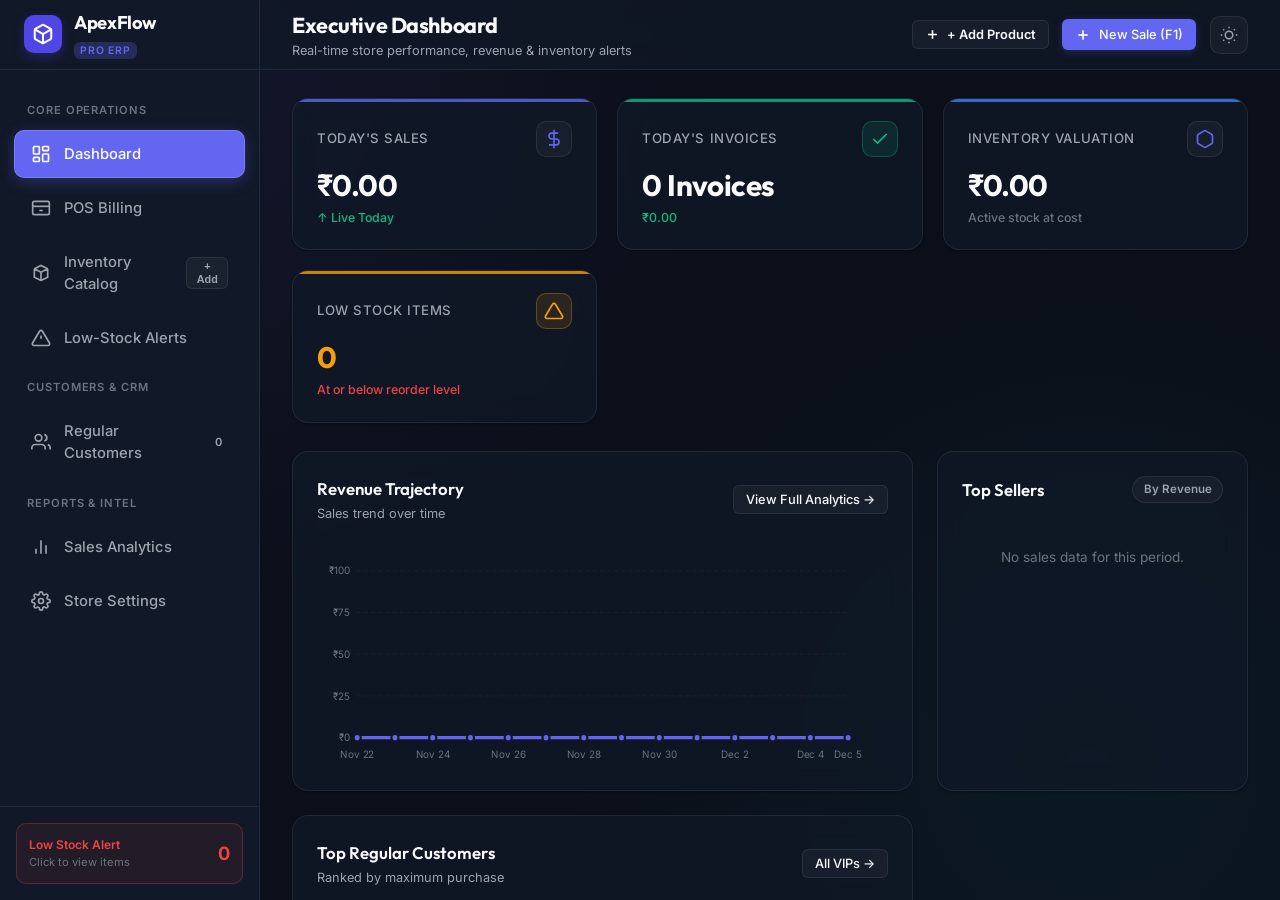
<file: index.html>
<!DOCTYPE html>
<html lang="en" data-theme="dark">

<head>
  <meta charset="UTF-8">
  <meta name="viewport" content="width=device-width, initial-scale=1.0">
  <title>ApexFlow - Smart Inventory, POS Billing & Sales Analytics</title>
  <link rel="icon" type="image/svg+xml" href="favicon.svg">
  <link rel="icon" type="image/png" sizes="32x32" href="favicon-32.png">
  <meta name="description"
    content="Next-generation web-based inventory management, point-of-sale billing, and sales analytics system for small businesses with real-time low-stock alerts.">

  <!-- Fonts -->
  <link rel="preconnect" href="https://fonts.googleapis.com">
  <link rel="preconnect" href="https://fonts.gstatic.com" crossorigin>
  <link
    href="https://fonts.googleapis.com/css2?family=Inter:wght@300;400;500;600;700&family=Outfit:wght@500;600;700;800&family=JetBrains+Mono:wght@400;500&display=swap"
    rel="stylesheet">

  <!-- Stylesheets -->
  <link rel="stylesheet" href="css/variables.css">
  <link rel="stylesheet" href="css/base.css">
  <link rel="stylesheet" href="css/components.css">
  <link rel="stylesheet" href="css/pos.css">
  <link rel="stylesheet" href="css/analytics.css">
  <link rel="stylesheet" href="css/print.css">
</head>

<body>
  <div class="app-container">

    <!-- LEFT SIDEBAR -->
    <aside class="app-sidebar">
      <div class="sidebar-header">
        <a href="#" class="brand-badge">
          <div class="brand-icon">
            <svg width="22" height="22" viewBox="0 0 24 24" fill="none" stroke="currentColor" stroke-width="2.2"
              stroke-linecap="round" stroke-linejoin="round">
              <path
                d="M21 16V8a2 2 0 0 0-1-1.73l-7-4a2 2 0 0 0-2 0l-7 4A2 2 0 0 0 3 8v8a2 2 0 0 0 1 1.73l7 4a2 2 0 0 0 2 0l7-4A2 2 0 0 0 21 16z">
              </path>
              <polyline points="3.27 6.96 12 12.01 20.73 6.96"></polyline>
              <line x1="12" y1="22.08" x2="12" y2="12"></line>
            </svg>
          </div>
          <div>
            <div class="brand-name">ApexFlow</div>
            <span class="brand-tag">PRO ERP</span>
          </div>
        </a>
      </div>

      <nav class="sidebar-nav">
        <div class="nav-section-title">Core Operations</div>

        <a class="nav-item active" data-view="dashboard" id="nav-dashboard">
          <svg viewBox="0 0 24 24" fill="none" stroke="currentColor">
            <rect x="3" y="3" width="7" height="9" rx="1"></rect>
            <rect x="14" y="3" width="7" height="5" rx="1"></rect>
            <rect x="14" y="12" width="7" height="9" rx="1"></rect>
            <rect x="3" y="16" width="7" height="5" rx="1"></rect>
          </svg>
          <span>Dashboard</span>
        </a>

        <a class="nav-item" data-view="pos" id="nav-pos">
          <svg viewBox="0 0 24 24" fill="none" stroke="currentColor">
            <rect x="2" y="4" width="20" height="16" rx="2"></rect>
            <line x1="2" y1="10" x2="22" y2="10"></line>
            <line x1="6" y1="15" x2="6.01" y2="15"></line>
            <line x1="10" y1="15" x2="14" y2="15"></line>
          </svg>
          <span>POS Billing</span>
        </a>

        <a class="nav-item" data-view="inventory" id="nav-inventory">
          <svg viewBox="0 0 24 24" fill="none" stroke="currentColor">
            <path d="M20 7l-8-4-8 4m16 0l-8 4m8-4v10l-8 4m0-10L4 7m8 4v10M4 7v10l8 4"></path>
          </svg>
          <span>Inventory Catalog</span>
          <button type="button" class="sidebar-add-pill" data-action="add-product" title="Quick Add Product">+
            Add</button>
        </a>

        <a class="nav-item" data-view="alerts" id="nav-alerts">
          <svg viewBox="0 0 24 24" fill="none" stroke="currentColor">
            <path d="M10.29 3.86L1.82 18a2 2 0 0 0 1.71 3h16.94a2 2 0 0 0 1.71-3L13.71 3.86a2 2 0 0 0-3.42 0z"></path>
            <line x1="12" y1="9" x2="12" y2="13"></line>
            <line x1="12" y1="17" x2="12.01" y2="17"></line>
          </svg>
          <span>Low-Stock Alerts</span>
          <span class="nav-badge" id="sidebar-low-stock-count" style="display:none;">0</span>
        </a>

        <div class="nav-section-title">Customers & CRM</div>

        <a class="nav-item" data-view="customers" id="nav-customers">
          <svg viewBox="0 0 24 24" fill="none" stroke="currentColor">
            <path d="M17 21v-2a4 4 0 0 0-4-4H5a4 4 0 0 0-4 4v2"></path>
            <circle cx="9" cy="7" r="4"></circle>
            <path d="M23 21v-2a4 4 0 0 0-3-3.87"></path>
            <path d="M16 3.13a4 4 0 0 1 0 7.75"></path>
          </svg>
          <span>Regular Customers</span>
          <span class="badge badge-primary" id="sidebar-vip-count"
            style="margin-left:auto; font-size:0.7rem; padding:1px 6px;">VIP</span>
        </a>

        <div class="nav-section-title">Reports & Intel</div>

        <a class="nav-item" data-view="analytics" id="nav-analytics">
          <svg viewBox="0 0 24 24" fill="none" stroke="currentColor">
            <line x1="18" y1="20" x2="18" y2="10"></line>
            <line x1="12" y1="20" x2="12" y2="4"></line>
            <line x1="6" y1="20" x2="6" y2="14"></line>
          </svg>
          <span>Sales Analytics</span>
        </a>

        <a class="nav-item" data-view="settings" id="nav-settings">
          <svg viewBox="0 0 24 24" fill="none" stroke="currentColor">
            <circle cx="12" cy="12" r="3"></circle>
            <path
              d="M19.4 15a1.65 1.65 0 0 0 .33 1.82l.06.06a2 2 0 0 1 0 2.83 2 2 0 0 1-2.83 0l-.06-.06a1.65 1.65 0 0 0-1.82-.33 1.65 1.65 0 0 0-1 1.51V21a2 2 0 0 1-2 2 2 2 0 0 1-2-2v-.09A1.65 1.65 0 0 0 9 19.4a1.65 1.65 0 0 0-1.82.33l-.06.06a2 2 0 0 1-2.83 0 2 2 0 0 1 0-2.83l.06-.06a1.65 1.65 0 0 0 .33-1.82 1.65 1.65 0 0 0-1.51-1H3a2 2 0 0 1-2-2 2 2 0 0 1 2-2h.09A1.65 1.65 0 0 0 4.6 9a1.65 1.65 0 0 0-.33-1.82l-.06-.06a2 2 0 0 1 0-2.83 2 2 0 0 1 2.83 0l.06.06a1.65 1.65 0 0 0 1.82.33H9a1.65 1.65 0 0 0 1-1.51V3a2 2 0 0 1 2-2 2 2 0 0 1 2 2v.09a1.65 1.65 0 0 0 1 1.51 1.65 1.65 0 0 0 1.82-.33l.06-.06a2 2 0 0 1 2.83 0 2 2 0 0 1 0 2.83l-.06.06a1.65 1.65 0 0 0-.33 1.82V9a1.65 1.65 0 0 0 1.51 1H21a2 2 0 0 1 2 2 2 2 0 0 1-2 2h-.09a1.65 1.65 0 0 0-1.51 1z">
            </path>
          </svg>
          <span>Store Settings</span>
        </a>
      </nav>

      <div class="sidebar-footer">
        <div class="quick-stock-stat" data-navigate="alerts">
          <div class="stock-stat-info">
            <span class="stock-stat-title">Low Stock Alert</span>
            <span class="stock-stat-desc">Click to view items</span>
          </div>
          <span class="stock-stat-count" id="quick-stock-count">0</span>
        </div>
      </div>
    </aside>

    <!-- MAIN APP CONTENT -->
    <main class="app-main">

      <!-- TOP HEADER -->
      <header class="app-header">
        <div class="header-left">
          <button class="menu-toggle" aria-label="Toggle Menu">
            <svg width="22" height="22" viewBox="0 0 24 24" fill="none" stroke="currentColor" stroke-width="2">
              <line x1="3" y1="12" x2="21" y2="12" />
              <line x1="3" y1="6" x2="21" y2="6" />
              <line x1="3" y1="18" x2="21" y2="18" />
            </svg>
          </button>
          <div class="header-title-box">
            <h1 id="header-page-title">Executive Dashboard</h1>
            <p id="header-page-subtitle">Real-time store performance, revenue & inventory alerts</p>
          </div>
        </div>

        <div class="header-right">
          <!-- Fast Add Product shortcut -->
          <button class="btn btn-secondary btn-sm" data-action="add-product" id="btn-header-add-product"
            title="Add New Product to Catalog (F7 / Alt+N)">
            <svg width="15" height="15" viewBox="0 0 24 24" fill="none" stroke="currentColor" stroke-width="2.5">
              <line x1="12" y1="5" x2="12" y2="19"></line>
              <line x1="5" y1="12" x2="19" y2="12"></line>
            </svg>
            <span>+ Add Product</span>
          </button>

          <!-- Fast POS shortcut -->
          <button class="btn btn-primary btn-sm" data-navigate="pos" title="Open POS Billing (F1)">
            <svg width="16" height="16" viewBox="0 0 24 24" fill="none" stroke="currentColor" stroke-width="2.5">
              <line x1="12" y1="5" x2="12" y2="19"></line>
              <line x1="5" y1="12" x2="19" y2="12"></line>
            </svg>
            <span>New Sale (F1)</span>
          </button>

          <!-- Theme toggle -->
          <button class="btn-icon" id="btn-theme-toggle" title="Toggle Dark/Light Mode">
            <svg width="18" height="18" viewBox="0 0 24 24" fill="none" stroke="currentColor" stroke-width="2">
              <circle cx="12" cy="12" r="5" />
              <line x1="12" y1="1" x2="12" y2="3" />
              <line x1="12" y1="21" x2="12" y2="23" />
              <line x1="4.22" y1="4.22" x2="5.64" y2="5.64" />
              <line x1="18.36" y1="18.36" x2="19.78" y2="19.78" />
              <line x1="1" y1="12" x2="3" y2="12" />
              <line x1="21" y1="12" x2="23" y2="12" />
              <line x1="4.22" y1="19.78" x2="5.64" y2="18.36" />
              <line x1="18.36" y1="5.64" x2="19.78" y2="4.22" />
            </svg>
          </button>
        </div>
      </header>

      <!-- SCROLLABLE CONTENT BODY -->
      <div class="content-area">

        <!-- 1. DASHBOARD VIEW -->
        <section class="view-section active" id="view-dashboard">

          <!-- Low Stock Emergency Banner -->
          <div class="alert-banner" id="low-stock-alert-banner" style="display:none;">
            <div class="alert-banner-left">
              <div class="alert-banner-icon">
                <svg width="18" height="18" viewBox="0 0 24 24" fill="none" stroke="currentColor" stroke-width="2">
                  <path d="M10.29 3.86L1.82 18a2 2 0 0 0 1.71 3h16.94a2 2 0 0 0 1.71-3L13.71 3.86a2 2 0 0 0-3.42 0z" />
                  <line x1="12" y1="9" x2="12" y2="13" />
                  <line x1="12" y1="17" x2="12.01" y2="17" />
                </svg>
              </div>
              <div class="alert-banner-text">
                <h4 id="banner-alert-count">Low-Stock Alert</h4>
                <p id="banner-alert-preview">Some products are below minimum thresholds.</p>
              </div>
            </div>
            <div style="display:flex; gap:0.5rem;">
              <button class="btn btn-primary btn-sm" data-action="add-product" title="Quick Add Product to Catalog">
                <svg width="14" height="14" viewBox="0 0 24 24" fill="none" stroke="currentColor" stroke-width="2.5">
                  <line x1="12" y1="5" x2="12" y2="19"></line>
                  <line x1="5" y1="12" x2="19" y2="12"></line>
                </svg>
                + Add Product
              </button>
              <button class="btn btn-warning btn-sm" data-navigate="alerts">
                Procurement & Reorder Center &rarr;
              </button>
            </div>
          </div>

          <!-- Top KPI Grid -->
          <div class="kpi-grid">
            <div class="card kpi-card">
              <div class="kpi-top">
                <span class="kpi-label">Today's Sales</span>
                <div class="kpi-icon-box">
                  <svg width="20" height="20" viewBox="0 0 24 24" fill="none" stroke="currentColor" stroke-width="2">
                    <line x1="12" y1="1" x2="12" y2="23" />
                    <path d="M17 5H9.5a3.5 3.5 0 0 0 0 7h5a3.5 3.5 0 0 1 0 7H6" />
                  </svg>
                </div>
              </div>
              <div class="kpi-value" id="dash-today-sales">₹0.00</div>
              <div class="kpi-trend trend-up">
                <span>&uarr; Live Today</span>
              </div>
            </div>

            <div class="card kpi-card success">
              <div class="kpi-top">
                <span class="kpi-label">Today's Invoices</span>
                <div class="kpi-icon-box">
                  <svg width="20" height="20" viewBox="0 0 24 24" fill="none" stroke="currentColor" stroke-width="2">
                    <polyline points="20 6 9 17 4 12" />
                  </svg>
                </div>
              </div>
              <div class="kpi-value" id="dash-today-orders">0 Invoices</div>
              <div class="kpi-trend trend-up">
                <span id="dash-today-profit">Net Profit: ₹0.00</span>
              </div>
            </div>

            <div class="card kpi-card info">
              <div class="kpi-top">
                <span class="kpi-label">Inventory Valuation</span>
                <div class="kpi-icon-box">
                  <svg width="20" height="20" viewBox="0 0 24 24" fill="none" stroke="currentColor" stroke-width="2">
                    <path
                      d="M21 16V8a2 2 0 0 0-1-1.73l-7-4a2 2 0 0 0-2 0l-7 4A2 2 0 0 0 3 8v8a2 2 0 0 0 1 1.73l7 4a2 2 0 0 0 2 0l7-4A2 2 0 0 0 21 16z" />
                  </svg>
                </div>
              </div>
              <div class="kpi-value" id="inv-total-valuation">₹0.00</div>
              <div class="kpi-trend trend-neutral">
                <span>Active stock at cost</span>
              </div>
            </div>


            <div class="card kpi-card warning">
              <div class="kpi-top">
                <span class="kpi-label">Low Stock Items</span>
                <div class="kpi-icon-box">
                  <svg width="20" height="20" viewBox="0 0 24 24" fill="none" stroke="currentColor" stroke-width="2">
                    <path
                      d="M10.29 3.86L1.82 18a2 2 0 0 0 1.71 3h16.94a2 2 0 0 0 1.71-3L13.71 3.86a2 2 0 0 0-3.42 0z" />
                  </svg>
                </div>
              </div>
              <div class="kpi-value" id="inv-low-stock-count" style="color:var(--accent-warning);">0</div>
              <div class="kpi-trend trend-down">
                <span>At or below reorder level</span>
              </div>
            </div>
          </div>

          <!-- Charts Row -->
          <div class="charts-grid">
            <div class="card chart-card">
              <div class="card-header">
                <div>
                  <div class="card-title">Revenue Trajectory</div>
                  <div class="card-subtitle">Sales trend over time</div>
                </div>
                <button class="btn btn-secondary btn-sm" data-navigate="analytics">View Full Analytics &rarr;</button>
              </div>
              <div class="chart-canvas-wrapper" id="svg-revenue-chart">
                <!-- Smooth SVG Trend Chart Rendered by JS -->
              </div>
            </div>

            <div class="card">
              <div class="card-header">
                <div class="card-title">Top Sellers</div>
                <span class="badge badge-secondary">By Revenue</span>
              </div>
              <div class="rank-list" id="analytics-top-products">
                <!-- Top Products list populated by JS -->
              </div>
            </div>

            <div class="card">
              <div class="card-header">
                <div>
                  <div class="card-title">Top Regular Customers</div>
                  <div class="card-subtitle">Ranked by maximum purchase</div>
                </div>
                <button class="btn btn-secondary btn-sm" data-navigate="customers">All VIPs &rarr;</button>
              </div>
              <div id="dash-top-customers-list">
                <!-- Top regular customers populated by JS -->
              </div>
            </div>
          </div>

          <!-- Recent Invoices Table -->
          <div class="card">
            <div class="card-header">
              <div>
                <div class="card-title">Recent Transactions</div>
                <div class="card-subtitle">Latest sales processed at POS</div>
              </div>
              <button class="btn btn-secondary btn-sm" data-navigate="pos">New POS Bill</button>
            </div>
            <div class="table-responsive">
              <table class="data-table">
                <thead>
                  <tr>
                    <th>Invoice #</th>
                    <th>Customer</th>
                    <th>Payment</th>
                    <th>Time</th>
                    <th>Total</th>
                  </tr>
                </thead>
                <tbody id="dash-recent-transactions">
                  <!-- Populated by JS -->
                </tbody>
              </table>
            </div>
          </div>

        </section>

        <!-- 2. POS BILLING VIEW -->
        <section class="view-section" id="view-pos">
          <div class="pos-container">

            <!-- Left: Catalog & Search -->
            <div class="pos-catalog-panel">
              <div class="pos-search-bar" style="display:flex; gap:0.6rem; align-items:center;">
                <div class="barcode-scanner-box" style="flex:1;">
                  <svg viewBox="0 0 24 24" fill="none" stroke="currentColor">
                    <line x1="3" y1="5" x2="3" y2="19"></line>
                    <line x1="6" y1="5" x2="6" y2="19"></line>
                    <line x1="10" y1="5" x2="10" y2="19"></line>
                    <line x1="14" y1="5" x2="14" y2="19"></line>
                    <line x1="17" y1="5" x2="17" y2="19"></line>
                    <line x1="21" y1="5" x2="21" y2="19"></line>
                  </svg>
                  <input type="text" class="form-control" id="pos-barcode-input"
                    placeholder="Scan Barcode or Search SKU / Product (Press Enter to add)..." autofocus>
                  <span class="scanner-tag">Scanner Active</span>
                </div>
                <button type="button" class="pos-search-add-btn" data-action="add-product" id="btn-pos-add-product"
                  title="Add New Product to Catalog">
                  <svg width="15" height="15" viewBox="0 0 24 24" fill="none" stroke="currentColor" stroke-width="2.5">
                    <line x1="12" y1="5" x2="12" y2="19" />
                    <line x1="5" y1="12" x2="19" y2="12" />
                  </svg>
                  <span>+ Add Product</span>
                </button>
              </div>

              <!-- Categories -->
              <div class="pos-categories" id="pos-category-pills">
                <!-- Rendered by JS -->
              </div>

              <!-- Product Grid -->
              <div class="pos-grid" id="pos-product-grid">
                <!-- Rendered by JS -->
              </div>
            </div>

            <!-- Right: Live Cart & Invoice Preparation -->
            <div class="pos-cart-panel">
              <div class="cart-header">
                <div>
                  <div style="font-weight:700; font-family:var(--font-display);">Current Sale</div>
                  <div style="font-size:0.75rem; color:var(--text-muted);">Quick POS Checkout</div>
                </div>
                <div style="display:flex; align-items:center; gap:0.5rem;">
                  <span class="badge badge-info"><span id="pos-cart-count">0</span> items</span>
                  <button class="btn btn-secondary btn-sm" id="btn-clear-cart" title="Clear Cart">Clear</button>
                </div>
              </div>

              <div class="cart-customer-selector">
                <svg width="16" height="16" viewBox="0 0 24 24" fill="none" stroke="currentColor" stroke-width="2">
                  <path d="M20 21v-2a4 4 0 0 0-4-4H8a4 4 0 0 0-4 4v2" />
                  <circle cx="12" cy="7" r="4" />
                </svg>
                <input type="text" class="form-control" id="pos-customer-input" list="pos-customer-datalist"
                  placeholder="Customer Name (Select regular or type)...">
                <datalist id="pos-customer-datalist">
                  <!-- Populated dynamically with regular customers & VIP tiers -->
                </datalist>
              </div>

              <!-- Scrollable Cart Items -->
              <div class="cart-items-list" id="pos-cart-items">
                <!-- Cart items generated by JS -->
              </div>

              <!-- Totals & Payment Checkout -->
              <div class="cart-summary-footer">
                <div class="summary-line">
                  <span>Subtotal</span>
                  <span id="pos-subtotal">₹0.00</span>
                </div>

                <div class="summary-line" style="gap:0.5rem;">
                  <span>Discount</span>
                  <div style="display:flex; align-items:center; gap:0.35rem;">
                    <input type="number" id="pos-discount-input" min="0" max="100" value="0"
                      style="width:52px; padding:2px 4px; background:var(--bg-glass); border:1px solid var(--border-subtle); border-radius:4px; color:var(--text-primary); text-align:right;">
                    <span style="font-size:0.8rem;">%</span>
                    <span id="pos-discount"
                      style="color:var(--accent-warning); min-width:55px; text-align:right;">-₹0.00</span>
                  </div>
                </div>

                <div class="summary-line">
                  <span>Tax / GST</span>
                  <span id="pos-tax">₹0.00</span>
                </div>

                <div class="summary-line total">
                  <span>Grand Total</span>
                  <span class="total-amount" id="pos-grand-total">₹0.00</span>
                </div>

                <!-- Payment Methods -->
                <div>
                  <div style="font-size:0.75rem; color:var(--text-secondary); margin-bottom:0.25rem;">Payment Method:
                  </div>
                  <div class="payment-selector">
                    <button type="button" class="payment-btn active" data-method="Cash">Cash</button>
                    <button type="button" class="payment-btn" data-method="Card">Card</button>
                    <button type="button" class="payment-btn" data-method="UPI">UPI / QR</button>
                    <button type="button" class="payment-btn" data-method="Online">Online</button>
                  </div>
                </div>

                <!-- Cash Tender Row -->
                <div id="tender-row-container" style="display:flex; flex-direction:column; gap:0.35rem;">
                  <div class="tender-box">
                    <span>Cash Tendered:</span>
                    <input type="number" id="pos-tender-input" placeholder="0.00"
                      style="width:90px; text-align:right; background:transparent; border:1px solid var(--border-subtle); color:var(--text-primary); padding:3px 6px; border-radius:4px; font-weight:600;">
                  </div>
                  <div class="quick-cash-pills">
                    <span class="cash-pill" data-val="100">₹100</span>
                    <span class="cash-pill" data-val="200">₹200</span>
                    <span class="cash-pill" data-val="500">₹500</span>
                    <span class="cash-pill" data-val="2000">₹2000</span>
                    <span class="cash-pill" data-val="exact">Exact</span>
                  </div>
                  <div
                    style="display:flex; justify-content:space-between; font-size:0.8rem; font-weight:600; padding:2px 4px;">
                    <span>Change Due:</span>
                    <span id="pos-change-due">₹0.00</span>
                  </div>
                </div>

                <button class="btn btn-primary checkout-btn" id="btn-pos-checkout">
                  <svg width="18" height="18" viewBox="0 0 24 24" fill="none" stroke="currentColor" stroke-width="2">
                    <polyline points="20 6 9 17 4 12" />
                  </svg>
                  <span>Complete Sale & Print (Ctrl+Enter)</span>
                </button>
              </div>
            </div>

          </div>
        </section>

        <!-- 3. INVENTORY VIEW -->
        <section class="view-section" id="view-inventory">

          <!-- Inventory KPI Strip -->
          <div class="kpi-grid" style="grid-template-columns: repeat(auto-fit, minmax(190px, 1fr));">
            <div class="card kpi-card">
              <div class="kpi-label">Total SKUs</div>
              <div class="kpi-value" id="inv-sku-count">0</div>
            </div>
            <div class="card kpi-card warning">
              <div class="kpi-label">Low Stock SKUs</div>
              <div class="kpi-value" id="inv-low-stock-count-2" style="color:var(--accent-warning);">0</div>
            </div>
            <div class="card kpi-card" style="border-left: 3px solid var(--accent-danger);">
              <div class="kpi-label">Out of Stock</div>
              <div class="kpi-value" id="inv-out-of-stock-count" style="color:var(--accent-danger);">0</div>
            </div>
          </div>

          <!-- Controls Bar -->
          <div class="card" style="margin-bottom:1.5rem;">
            <div style="display:flex; gap:1rem; flex-wrap:wrap; align-items:center; justify-content:space-between;">
              <div style="display:flex; gap:0.75rem; flex:1; min-width:300px;">
                <div class="search-box" style="flex:1;">
                  <svg viewBox="0 0 24 24" fill="none" stroke="currentColor">
                    <circle cx="11" cy="11" r="8"></circle>
                    <line x1="21" y1="21" x2="16.65" y2="16.65"></line>
                  </svg>
                  <input type="text" class="form-control" id="inv-search-input"
                    placeholder="Search product name, SKU, barcode, supplier...">
                </div>

                <select class="form-select" id="inv-category-filter" style="width:160px;">
                  <option value="All">All Categories</option>
                </select>

                <select class="form-select" id="inv-status-filter" style="width:160px;">
                  <option value="all">All Stock Levels</option>
                  <option value="low">Low Stock Only</option>
                  <option value="out">Out of Stock Only</option>
                  <option value="healthy">Healthy Stock</option>
                </select>
              </div>

              <div style="display:flex; gap:0.75rem;">
                <button class="btn btn-secondary" id="btn-export-csv">
                  <svg width="16" height="16" viewBox="0 0 24 24" fill="none" stroke="currentColor" stroke-width="2">
                    <path d="M21 15v4a2 2 0 0 1-2 2H5a2 2 0 0 1-2-2v-4" />
                    <polyline points="7 10 12 15 17 10" />
                    <line x1="12" y1="15" x2="12" y2="3" />
                  </svg>
                  Export CSV
                </button>
                <button class="btn btn-primary" id="btn-add-product">
                  <svg width="16" height="16" viewBox="0 0 24 24" fill="none" stroke="currentColor" stroke-width="2.5">
                    <line x1="12" y1="5" x2="12" y2="19"></line>
                    <line x1="5" y1="12" x2="19" y2="12"></line>
                  </svg>
                  Add Product
                </button>
              </div>
            </div>
          </div>

          <!-- Product Table -->
          <div class="card">
            <div class="table-responsive">
              <table class="data-table">
                <thead>
                  <tr>
                    <th>Product & SKU</th>
                    <th>Category</th>
                    <th>Cost Price</th>
                    <th>Selling Price</th>
                    <th>Margin</th>
                    <th>Stock Level</th>
                    <th>Valuation</th>
                    <th>Actions</th>
                  </tr>
                </thead>
                <tbody id="inventory-table-body">
                  <!-- Populated by JS -->
                </tbody>
              </table>
            </div>
          </div>
        </section>

        <!-- 4. LOW-STOCK ALERT & PROCUREMENT VIEW -->
        <section class="view-section" id="view-alerts">
          <div class="card"
            style="margin-bottom:1.5rem; background: linear-gradient(135deg, rgba(245, 158, 11, 0.08) 0%, rgba(239, 68, 68, 0.08) 100%); border-color: rgba(245, 158, 11, 0.3);">
            <div style="display:flex; align-items:center; justify-content:space-between; flex-wrap:wrap; gap:1rem;">
              <div>
                <h3 style="font-family:var(--font-display); font-size:1.25rem; color:var(--accent-warning);">
                  Procurement Reorder Sheet
                </h3>
                <p style="font-size:0.85rem; color:var(--text-secondary); margin-top:0.25rem;">
                  Items identified below reorder threshold. Automated suggested replenishment calculations based on
                  historical sales velocity.
                </p>
              </div>
              <button class="btn btn-success" id="btn-restock-all-alerts">
                <svg width="16" height="16" viewBox="0 0 24 24" fill="none" stroke="currentColor" stroke-width="2">
                  <polyline points="20 6 9 17 4 12" />
                </svg>
                Order & Restock All Critical Items
              </button>
            </div>
          </div>

          <div class="card">
            <div class="table-responsive">
              <table class="data-table">
                <thead>
                  <tr>
                    <th>Product / Vendor</th>
                    <th>Current Stock</th>
                    <th>Reorder Threshold</th>
                    <th>Suggested Restock Qty</th>
                    <th>Unit Cost</th>
                    <th>Est. Restock Cost</th>
                    <th>Action</th>
                  </tr>
                </thead>
                <tbody id="procurement-items-list">
                  <!-- Generated by JS -->
                </tbody>
              </table>
            </div>
          </div>
        </section>

        <!-- 5. SALES ANALYTICS & REPORTS VIEW -->
        <section class="view-section" id="view-analytics">

          <div class="analytics-header-bar">
            <div class="date-filter-group">
              <button class="date-filter-btn" data-range="today">Today</button>
              <button class="date-filter-btn" data-range="7d">Last 7 Days</button>
              <button class="date-filter-btn active" data-range="30d">Last 30 Days</button>
              <button class="date-filter-btn" data-range="all">All Time</button>
            </div>

            <button class="btn btn-secondary btn-sm" id="btn-export-sales-csv">
              <svg width="15" height="15" viewBox="0 0 24 24" fill="none" stroke="currentColor" stroke-width="2">
                <path d="M21 15v4a2 2 0 0 1-2 2H5a2 2 0 0 1-2-2v-4" />
                <polyline points="7 10 12 15 17 10" />
                <line x1="12" y1="15" x2="12" y2="3" />
              </svg>
              Export Sales Report CSV
            </button>
          </div>

          <!-- Financial KPIs -->
          <div class="kpi-grid">
            <div class="card kpi-card">
              <div class="kpi-label">Total Revenue</div>
              <div class="kpi-value" id="analytics-revenue">₹0.00</div>
              <div class="kpi-trend trend-up">Gross revenue collected</div>
            </div>

            <div class="card kpi-card success">
              <div class="kpi-label">Net Profit</div>
              <div class="kpi-value" id="analytics-profit">₹0.00</div>
              <div class="kpi-trend trend-up">Revenue minus Cost of Goods</div>
            </div>

            <div class="card kpi-card info">
              <div class="kpi-label">Profit Margin</div>
              <div class="kpi-value" id="analytics-margin">0.0%</div>
              <div class="kpi-trend trend-neutral">Average profit margin</div>
            </div>

            <div class="card kpi-card">
              <div class="kpi-label">Total Orders</div>
              <div class="kpi-value" id="analytics-orders">0</div>
              <div class="kpi-trend trend-neutral">AOV: <strong id="analytics-aov"
                  style="margin-left:4px;">₹0.00</strong></div>
            </div>
          </div>

          <!-- Visual Breakdown -->
          <div class="charts-grid">
            <div class="card">
              <div class="card-header">
                <div class="card-title">Category Revenue Distribution</div>
                <span class="badge badge-secondary">Share of Sales</span>
              </div>
              <div id="analytics-category-breakdown">
                <!-- Rendered by JS -->
              </div>
            </div>

            <div class="card">
              <div class="card-header">
                <div class="card-title">Financial Summary</div>
              </div>
              <div style="display:flex; flex-direction:column; gap:1rem;">
                <div
                  style="display:flex; justify-content:space-between; border-bottom:1px solid var(--border-subtle); padding-bottom:0.5rem;">
                  <span style="color:var(--text-secondary);">Tax / GST Collected:</span>
                  <strong id="analytics-tax" style="color:var(--text-primary);">₹0.00</strong>
                </div>
                <div
                  style="display:flex; justify-content:space-between; border-bottom:1px solid var(--border-subtle); padding-bottom:0.5rem;">
                  <span style="color:var(--text-secondary);">Accounting Currency:</span>
                  <span class="currency-label">₹ (INR)</span>
                </div>
                <div
                  style="display:flex; justify-content:space-between; border-bottom:1px solid var(--border-subtle); padding-bottom:0.5rem;">
                  <span style="color:var(--text-secondary);">Inventory Turnover:</span>
                  <span style="color:var(--accent-success); font-weight:600;">High Velocity</span>
                </div>
                <div style="font-size:0.8rem; color:var(--text-muted); line-height:1.4;">
                  All statistics are derived in real-time from settled transactions and can be exported for tax filing.
                </div>
              </div>
            </div>
          </div>

          <!-- Full Sales Transaction Ledger -->
          <div class="card">
            <div class="card-header">
              <div>
                <div class="card-title">Sales & Billing Ledger</div>
                <div class="card-subtitle">Complete chronological record of all customer transactions</div>
              </div>
              <div class="search-box" style="width:260px;">
                <svg viewBox="0 0 24 24" fill="none" stroke="currentColor">
                  <circle cx="11" cy="11" r="8"></circle>
                  <line x1="21" y1="21" x2="16.65" y2="16.65"></line>
                </svg>
                <input type="text" class="form-control" id="history-search-input"
                  placeholder="Search invoice, customer, item...">
              </div>
            </div>

            <div class="table-responsive">
              <table class="data-table">
                <thead>
                  <tr>
                    <th>Invoice #</th>
                    <th>Date & Time</th>
                    <th>Customer</th>
                    <th>Payment Method</th>
                    <th>Status</th>
                    <th>Grand Total</th>
                    <th>Actions</th>
                  </tr>
                </thead>
                <tbody id="history-table-body">
                  <!-- Populated by JS -->
                </tbody>
              </table>
            </div>
          </div>

        </section>

        <!-- 5. REGULAR CUSTOMERS COMPARTMENT -->
        <section class="view-section" id="view-customers">

          <!-- VIP Customer Intelligence KPI Cards -->
          <div class="kpi-grid">
            <div class="card kpi-card info">
              <div class="kpi-top">
                <span class="kpi-label">Top VIP Spender</span>
                <div class="kpi-icon-box">
                  <svg width="20" height="20" viewBox="0 0 24 24" fill="none" stroke="currentColor" stroke-width="2">
                    <path
                      d="M12 2l3.09 6.26L22 9.27l-5 4.87 1.18 6.88L12 17.77l-6.18 3.25L7 14.14 2 9.27l6.91-1.01L12 2z">
                    </path>
                  </svg>
                </div>
              </div>
              <div class="kpi-value" id="cust-kpi-top-spend" style="font-size:1.45rem;">₹0.00</div>
              <div class="kpi-trend trend-up">
                <span id="cust-kpi-top-name" style="font-weight:700;">No records</span>
              </div>
            </div>

            <div class="card kpi-card success">
              <div class="kpi-top">
                <span class="kpi-label">Total Regular Clients</span>
                <div class="kpi-icon-box">
                  <svg width="20" height="20" viewBox="0 0 24 24" fill="none" stroke="currentColor" stroke-width="2">
                    <path d="M17 21v-2a4 4 0 0 0-4-4H5a4 4 0 0 0-4 4v2"></path>
                    <circle cx="9" cy="7" r="4"></circle>
                    <path d="M23 21v-2a4 4 0 0 0-3-3.87"></path>
                    <path d="M16 3.13a4 4 0 0 1 0 7.75"></path>
                  </svg>
                </div>
              </div>
              <div class="kpi-value" id="cust-kpi-total-count">0</div>
              <div class="kpi-trend trend-neutral">
                <span>Unique customer accounts</span>
              </div>
            </div>

            <div class="card kpi-card">
              <div class="kpi-top">
                <span class="kpi-label">Avg Regular Spend</span>
                <div class="kpi-icon-box">
                  <svg width="20" height="20" viewBox="0 0 24 24" fill="none" stroke="currentColor" stroke-width="2">
                    <line x1="12" y1="1" x2="12" y2="23"></line>
                    <path d="M17 5H9.5a3.5 3.5 0 0 0 0 7h5a3.5 3.5 0 0 1 0 7H6"></path>
                  </svg>
                </div>
              </div>
              <div class="kpi-value" id="cust-kpi-avg-spend">₹0.00</div>
              <div class="kpi-trend trend-up">
                <span>Lifetime average per client</span>
              </div>
            </div>

            <div class="card kpi-card warning">
              <div class="kpi-top">
                <span class="kpi-label">Regulars Revenue Share</span>
                <div class="kpi-icon-box">
                  <svg width="20" height="20" viewBox="0 0 24 24" fill="none" stroke="currentColor" stroke-width="2">
                    <path d="M21.21 15.89A10 10 0 1 1 8 2.83"></path>
                    <path d="M22 12A10 10 0 0 0 12 2v10z"></path>
                  </svg>
                </div>
              </div>
              <div class="kpi-value" id="cust-kpi-repeat-ratio" style="color:var(--accent-warning);">0%</div>
              <div class="kpi-trend trend-up">
                <span>Of total store sales</span>
              </div>
            </div>
          </div>

          <!-- Top 3 Maximum Purchasers Podium -->
          <div style="margin-bottom:1.75rem;">
            <div style="display:flex; justify-content:space-between; align-items:center; margin-bottom:1rem;">
              <div>
                <h3 style="font-family:var(--font-display); font-size:1.2rem; font-weight:700;">
                  VIP Customer Podium
                </h3>
                <p style="font-size:0.8rem; color:var(--text-secondary);">
                  Top store customers ranked according to maximum purchase volume
                </p>
              </div>
            </div>

            <div class="podium-grid" id="customer-podium-cards">
              <!-- Rendered dynamically by CustomerManager -->
            </div>
          </div>

          <!-- Controls & Filters Bar -->
          <div class="card" style="margin-bottom:1.5rem;">
            <div style="display:flex; gap:1rem; flex-wrap:wrap; align-items:center; justify-content:space-between;">
              <div style="display:flex; gap:0.75rem; flex:1; min-width:300px; flex-wrap:wrap;">
                <div class="search-box" style="flex:1; min-width:200px;">
                  <svg viewBox="0 0 24 24" fill="none" stroke="currentColor">
                    <circle cx="11" cy="11" r="8"></circle>
                    <line x1="21" y1="21" x2="16.65" y2="16.65"></line>
                  </svg>
                  <input type="text" class="form-control" id="cust-search-input"
                    placeholder="Search regular customer name, phone, notes...">
                </div>

                <select class="form-select" id="cust-sort-select" style="width:240px;">
                  <option value="totalSpent" selected>Sort: Maximum Total Purchase (Lifetime)</option>
                  <option value="maxPurchase">Sort: Highest Single Bill (Peak Purchase)</option>
                  <option value="orderCount">Sort: Most Frequent (Orders / Visits)</option>
                  <option value="recent">Sort: Most Recent Visit</option>
                </select>

                <select class="form-select" id="cust-tier-filter" style="width:160px;">
                  <option value="all">All Loyalty Tiers</option>
                  <option value="Platinum">Platinum VIP (₹3500+)</option>
                  <option value="Gold">Gold VIP (₹1800+)</option>
                  <option value="Silver">Silver Regular (₹800+)</option>
                  <option value="Bronze">Bronze Regular</option>
                </select>
              </div>

              <div style="display:flex; gap:0.75rem;">
                <button class="btn btn-secondary" id="btn-export-customers-csv">
                  <svg width="16" height="16" viewBox="0 0 24 24" fill="none" stroke="currentColor" stroke-width="2">
                    <path d="M21 15v4a2 2 0 0 1-2 2H5a2 2 0 0 1-2-2v-4" />
                    <polyline points="7 10 12 15 17 10" />
                    <line x1="12" y1="15" x2="12" y2="3" />
                  </svg>
                  Export CSV
                </button>
                <button class="btn btn-primary" id="btn-add-customer">
                  <svg width="16" height="16" viewBox="0 0 24 24" fill="none" stroke="currentColor" stroke-width="2.5">
                    <line x1="12" y1="5" x2="12" y2="19"></line>
                    <line x1="5" y1="12" x2="19" y2="12"></line>
                  </svg>
                  Register Customer
                </button>
              </div>
            </div>
          </div>

          <!-- Customer Leaderboard Table -->
          <div class="card">
            <div class="table-responsive">
              <table class="data-table">
                <thead>
                  <tr>
                    <th>Rank</th>
                    <th>Customer Name & Contact</th>
                    <th>Loyalty Tier</th>
                    <th>Total Purchases</th>
                    <th>Max Single Bill</th>
                    <th>Visits / Orders</th>
                    <th>Average Order (AOV)</th>
                    <th>Last Visit</th>
                    <th>Actions</th>
                  </tr>
                </thead>
                <tbody id="customer-table-body">
                  <!-- Populated dynamically by CustomerManager -->
                </tbody>
              </table>
            </div>
          </div>

        </section>

        <!-- 6. SETTINGS VIEW -->
        <section class="view-section" id="view-settings">
          <div class="card" style="max-width: 800px; margin: 0 auto 1.5rem;">
            <div class="card-header">
              <div class="card-title">Business Profile & POS Configurations</div>
            </div>

            <form id="form-settings">
              <div class="form-row">
                <div class="form-group">
                  <label class="form-label">Store / Business Name</label>
                  <input type="text" class="form-control" id="set-store-name" required>
                </div>
                <div class="form-group">
                  <label class="form-label">Store Tagline / Slogan</label>
                  <input type="text" class="form-control" id="set-tagline">
                </div>
              </div>

              <div class="form-group">
                <label class="form-label">Street Address & City</label>
                <input type="text" class="form-control" id="set-address" required>
              </div>

              <div class="form-row">
                <div class="form-group">
                  <label class="form-label">Contact Phone</label>
                  <input type="text" class="form-control" id="set-phone" required>
                </div>
                <div class="form-group">
                  <label class="form-label">Contact Email</label>
                  <input type="email" class="form-control" id="set-email" required>
                </div>
                <div class="form-group">
                  <label class="form-label">Tax Identification / GST / VAT Number</label>
                  <input type="text" class="form-control" id="set-tax-id" required>
                </div>
              </div>

              <div class="form-row">
                <div class="form-group">
                  <label class="form-label">Currency Symbol</label>
                  <select class="form-select" id="set-currency">
                    <option value="₹" selected>₹ (INR - Indian Rupee)</option>
                  </select>
                </div>
                <div class="form-group">
                  <label class="form-label">Default Tax / GST Rate (%)</label>
                  <input type="number" step="0.1" class="form-control" id="set-tax-rate" min="0" max="100" required>
                </div>
                <div class="form-group">
                  <label class="form-label">Default Low-Stock Alert Threshold</label>
                  <input type="number" class="form-control" id="set-reorder-threshold" min="1" max="1000" required>
                </div>
              </div>

              <div class="form-group" style="display:flex; align-items:center; gap:0.75rem; margin-top:0.5rem;">
                <input type="checkbox" id="set-sound-alerts"
                  style="width:18px; height:18px; accent-color:var(--accent-primary);">
                <label for="set-sound-alerts" style="font-size:0.875rem; cursor:pointer;">
                  Enable Web Audio synthesizers (Barcode scanner beeps & Low Stock warning tones)
                </label>
              </div>

              <div style="display:flex; justify-content:flex-end; margin-top:1.5rem;">
                <button type="submit" class="btn btn-primary">Save Settings</button>
              </div>
            </form>
          </div>

          <!-- Data Backup & Reset Card -->
          <div class="card" style="max-width: 800px; margin: 0 auto;">
            <div class="card-header">
              <div class="card-title">Data Storage & Backup Management</div>
            </div>
            <p style="font-size:0.85rem; color:var(--text-secondary); margin-bottom:1.25rem;">
              ApexFlow uses high-reliability browser LocalStorage persistence. You can download a complete backup JSON
              snapshot or restore a previous database state.
            </p>

            <div style="display:flex; gap:1rem; flex-wrap:wrap;">
              <button class="btn btn-secondary" id="btn-export-backup">
                <svg width="16" height="16" viewBox="0 0 24 24" fill="none" stroke="currentColor" stroke-width="2">
                  <path d="M21 15v4a2 2 0 0 1-2 2H5a2 2 0 0 1-2-2v-4" />
                  <polyline points="7 10 12 15 17 10" />
                  <line x1="12" y1="15" x2="12" y2="3" />
                </svg>
                Export JSON Backup
              </button>

              <button class="btn btn-secondary" id="btn-import-backup">
                <svg width="16" height="16" viewBox="0 0 24 24" fill="none" stroke="currentColor" stroke-width="2">
                  <path d="M21 15v4a2 2 0 0 1-2 2H5a2 2 0 0 1-2-2v-4" />
                  <polyline points="17 8 12 3 7 8" />
                  <line x1="12" y1="3" x2="12" y2="15" />
                </svg>
                Restore JSON Backup
              </button>
              <input type="file" id="input-import-backup" accept=".json" style="display:none;">

              <button class="btn btn-outline-danger" id="btn-reset-demo" style="margin-left:auto;">
                Reset Demo Data
              </button>
            </div>
          </div>

          <!-- Legal Links -->
          <div class="card" style="max-width: 800px; margin: 1.5rem auto 0;">
            <div class="card-header">
              <div class="card-title">Legal</div>
            </div>
            <div style="display:flex; gap:1.5rem; font-size:0.85rem;">
              <a href="privacy.html"
                style="color:var(--text-secondary); text-decoration:underline; text-underline-offset:3px;">Privacy
                Policy</a>
              <a href="terms.html"
                style="color:var(--text-secondary); text-decoration:underline; text-underline-offset:3px;">Terms and
                Conditions</a>
            </div>
          </div>
        </section>

      </div>
    </main>

  </div>

  <!-- MODALS -->

  <!-- 1. ADD / EDIT PRODUCT MODAL -->
  <div class="modal-overlay" id="modal-product">
    <div class="modal-dialog">
      <div class="modal-header">
        <h3 class="modal-title" id="modal-product-title">Add New Product</h3>
        <button class="btn-icon modal-close-btn">&times;</button>
      </div>
      <form id="form-product">
        <div class="modal-body">
          <div class="form-group">
            <label class="form-label">Product Name</label>
            <input type="text" class="form-control" id="prod-name" placeholder="e.g. Wireless Ergonomic Mouse" required>
          </div>

          <div class="form-row">
            <div class="form-group">
              <div style="display:flex; justify-content:space-between; align-items:center; margin-bottom:0.35rem;">
                <label class="form-label" style="margin-bottom:0;">SKU</label>
                <button type="button" id="btn-regen-sku"
                  style="font-size:0.7rem; color:var(--text-muted); background:none; border:none; cursor:pointer; display:inline-flex; align-items:center; gap:2px;"
                  title="Generate new random SKU"><svg width="10" height="10" viewBox="0 0 24 24" fill="none"
                    stroke="currentColor" stroke-width="2.5">
                    <polyline points="23 4 23 10 17 10"></polyline>
                    <path d="M20.49 15a9 9 0 1 1-2.12-9.36L23 10"></path>
                  </svg> Auto</button>
              </div>
              <input type="text" class="form-control" id="prod-sku" required>
            </div>
            <div class="form-group">
              <div style="display:flex; justify-content:space-between; align-items:center; margin-bottom:0.35rem;">
                <label class="form-label" style="margin-bottom:0;">Barcode Number</label>
                <button type="button" id="btn-regen-barcode"
                  style="font-size:0.7rem; color:var(--text-muted); background:none; border:none; cursor:pointer; display:inline-flex; align-items:center; gap:2px;"
                  title="Generate new random Barcode"><svg width="10" height="10" viewBox="0 0 24 24" fill="none"
                    stroke="currentColor" stroke-width="2.5">
                    <polyline points="23 4 23 10 17 10"></polyline>
                    <path d="M20.49 15a9 9 0 1 1-2.12-9.36L23 10"></path>
                  </svg> Auto</button>
              </div>
              <input type="text" class="form-control" id="prod-barcode" required>
            </div>
          </div>

          <div class="form-row">
            <div class="form-group" style="flex:1;">
              <div style="display:flex; justify-content:space-between; align-items:center; margin-bottom:0.35rem;">
                <label class="form-label" style="margin-bottom:0;">Category</label>
                <button type="button" id="btn-toggle-new-cat"
                  style="font-size:0.75rem; color:var(--accent-primary); background:none; border:none; cursor:pointer; font-weight:600;">
                  + New Category
                </button>
              </div>
              <select class="form-select" id="prod-category" required>
                <!-- Populated dynamically -->
              </select>
              <!-- Inline Quick Add Category Input Group -->
              <div id="new-cat-input-group" style="display:none; margin-top:0.5rem;">
                <div style="display:flex; gap:0.4rem;">
                  <input type="text" class="form-control form-control-sm" id="input-new-cat-name"
                    placeholder="New category name...">
                  <button type="button" class="btn btn-primary btn-sm" id="btn-save-new-cat">Add</button>
                </div>
              </div>
            </div>
            <div class="form-group">
              <label class="form-label">Measurement Unit</label>
              <input type="text" class="form-control" id="prod-unit" value="pcs" required>
            </div>
          </div>

          <div class="form-row">
            <div class="form-group">
              <label class="form-label">Cost Price (₹)</label>
              <input type="number" step="0.01" class="form-control" id="prod-cost" placeholder="0.00" required>
            </div>
            <div class="form-group">
              <label class="form-label">Selling Price (₹)</label>
              <input type="number" step="0.01" class="form-control" id="prod-price" placeholder="0.00" required>
            </div>
          </div>

          <div id="prod-margin-preview"
            style="font-size:0.8rem; font-weight:600; margin-bottom:1rem; text-align:right;">
            Margin: 0%
          </div>

          <div class="form-row">
            <div class="form-group">
              <label class="form-label">Current Stock Quantity</label>
              <input type="number" class="form-control" id="prod-stock" min="0" value="10" required>
            </div>
            <div class="form-group">
              <label class="form-label">Low Stock Reorder Level</label>
              <input type="number" class="form-control" id="prod-reorder" min="1" value="5" required>
            </div>
          </div>

          <div class="form-group">
            <label class="form-label">Primary Supplier / Vendor</label>
            <input type="text" class="form-control" id="prod-supplier" placeholder="e.g. Apex Global Distributors"
              required>
          </div>
        </div>

        <div class="modal-footer">
          <button type="button" class="btn btn-secondary modal-cancel-btn">Cancel</button>
          <button type="submit" class="btn btn-primary">Save Product</button>
        </div>
      </form>
    </div>
  </div>

  <!-- 2. QUICK STOCK-IN MODAL -->
  <div class="modal-overlay" id="modal-stock-in">
    <div class="modal-dialog" style="max-width:440px;">
      <div class="modal-header">
        <h3 class="modal-title">Replenish Stock</h3>
        <button class="btn-icon modal-close-btn">&times;</button>
      </div>
      <form id="form-stock-in">
        <div class="modal-body">
          <div style="margin-bottom:1rem;">
            <div style="font-size:0.85rem; color:var(--text-secondary);">Product:</div>
            <div id="stock-in-prod-name" style="font-weight:700; font-size:1.05rem;">-</div>
            <div style="font-size:0.8rem; color:var(--text-muted); margin-top:2px;">
              Current Stock: <span id="stock-in-current-stock"
                style="font-weight:600; color:var(--text-primary);">-</span>
            </div>
          </div>

          <div class="form-group">
            <label class="form-label">Units to Add into Inventory</label>
            <input type="number" id="stock-in-qty" class="form-control" min="1" value="10" required
              style="font-size:1.15rem; font-weight:700;">
          </div>

          <div style="display:flex; gap:0.5rem; margin-bottom:1rem;">
            <button type="button" class="btn btn-secondary btn-sm"
              onclick="document.getElementById('stock-in-qty').value = 5">+5</button>
            <button type="button" class="btn btn-secondary btn-sm"
              onclick="document.getElementById('stock-in-qty').value = 10">+10</button>
            <button type="button" class="btn btn-secondary btn-sm"
              onclick="document.getElementById('stock-in-qty').value = 25">+25</button>
            <button type="button" class="btn btn-secondary btn-sm"
              onclick="document.getElementById('stock-in-qty').value = 50">+50</button>
          </div>
        </div>

        <div class="modal-footer">
          <button type="button" class="btn btn-secondary modal-cancel-btn">Cancel</button>
          <button type="submit" class="btn btn-success">Receive & Update Stock</button>
        </div>
      </form>
    </div>
  </div>

  <!-- 3. INVOICE / RECEIPT MODAL -->
  <div class="modal-overlay" id="modal-receipt">
    <div class="modal-dialog" style="max-width:440px;">
      <div class="modal-header">
        <h3 class="modal-title">Customer Receipt</h3>
        <button class="btn-icon modal-close-btn">&times;</button>
      </div>
      <div class="modal-body"
        style="background:#ffffff; color:#000000; border-radius:var(--radius-md); padding:1rem; margin:1rem;">
        <div id="receipt-preview-content">
          <!-- Populated by JS -->
        </div>
      </div>
      <div class="modal-footer">
        <button type="button" class="btn btn-secondary modal-close-btn">Close</button>
        <button type="button" class="btn btn-primary" id="btn-print-receipt">
          <svg width="16" height="16" viewBox="0 0 24 24" fill="none" stroke="currentColor" stroke-width="2">
            <polyline points="6 9 6 2 18 2 18 9" />
            <path d="M6 18H4a2 2 0 0 1-2-2v-5a2 2 0 0 1 2-2h16a2 2 0 0 1 2 2v5a2 2 0 0 1-2 2h-2" />
            <rect x="6" y="14" width="12" height="8" />
          </svg>
          Print Receipt
        </button>
      </div>
    </div>
  </div>

  <!-- 4. CUSTOM PRODUCT / ONE-OFF POS ITEM MODAL -->
  <div class="modal-overlay" id="modal-custom-item">
    <div class="modal-dialog" style="max-width:480px;">
      <div class="modal-header">
        <h3 class="modal-title">Add Custom Product / Item</h3>
        <button class="btn-icon modal-close-btn">&times;</button>
      </div>
      <form id="form-custom-item">
        <div class="modal-body">
          <p style="font-size:0.825rem; color:var(--text-secondary); margin-bottom:1rem;">
            Ring up a custom-priced item or service for this sale, and optionally save it into your permanent inventory
            catalog.
          </p>

          <div class="form-group">
            <label class="form-label">Product / Service Name</label>
            <input type="text" class="form-control" id="custom-item-name"
              placeholder="e.g. Custom Repair Service, Unlisted Cable" required>
          </div>

          <div class="form-row">
            <div class="form-group">
              <label class="form-label">Custom Selling Price (<span class="currency-label">₹</span>)</label>
              <input type="number" step="0.01" min="0" class="form-control" id="custom-item-price" placeholder="0.00"
                required>
            </div>
            <div class="form-group">
              <label class="form-label">Quantity</label>
              <input type="number" min="1" class="form-control" id="custom-item-qty" value="1" required>
            </div>
          </div>

          <div class="form-group">
            <label class="form-label">Category</label>
            <select class="form-select" id="custom-item-category">
              <!-- Populated dynamically -->
            </select>
          </div>

          <div class="form-group"
            style="background:var(--bg-glass); border:1px solid var(--border-subtle); border-radius:var(--radius-md); padding:0.85rem; margin-top:0.75rem;">
            <label
              style="display:flex; align-items:center; gap:0.6rem; cursor:pointer; margin-bottom:0; font-size:0.85rem; font-weight:600; color:var(--text-primary);">
              <input type="checkbox" id="custom-item-save-catalog"
                style="width:16px; height:16px; accent-color:var(--accent-primary);">
              <span>Save permanently into Inventory Catalog</span>
            </label>

            <div id="custom-item-catalog-fields"
              style="display:none; margin-top:0.75rem; padding-top:0.75rem; border-top:1px solid var(--border-subtle);">
              <div class="form-row">
                <div class="form-group" style="margin-bottom:0;">
                  <label class="form-label">Cost Price (<span class="currency-label">₹</span>)</label>
                  <input type="number" step="0.01" min="0" class="form-control" id="custom-item-cost" placeholder="0.00"
                    value="0.00">
                </div>
                <div class="form-group" style="margin-bottom:0;">
                  <label class="form-label">Stock Quantity</label>
                  <input type="number" min="1" class="form-control" id="custom-item-stock" value="10">
                </div>
              </div>
            </div>
          </div>

        </div>
        <div class="modal-footer">
          <button type="button" class="btn btn-secondary modal-cancel-btn">Cancel</button>
          <button type="submit" class="btn btn-primary">Add to Current Sale</button>
        </div>
      </form>
    </div>
  </div>

  <!-- 5. REGULAR CUSTOMER PURCHASE HISTORY MODAL -->
  <div class="modal-overlay" id="modal-customer-history">
    <div class="modal-dialog" style="max-width:680px;">
      <div class="modal-header">
        <div>
          <h3 class="modal-title" id="cust-history-name">Customer Ledger & Invoices</h3>
          <div id="cust-history-meta"
            style="font-size:0.8rem; color:var(--text-secondary); display:flex; gap:0.5rem; flex-wrap:wrap; align-items:center; margin-top:0.25rem;">
            <!-- Populated dynamically -->
          </div>
        </div>
        <button class="btn-icon modal-close-btn">&times;</button>
      </div>
      <div class="modal-body" style="max-height:60vh; overflow-y:auto; padding:1.25rem;">
        <div id="cust-history-invoices">
          <!-- Populated dynamically by CustomerManager -->
        </div>
      </div>
      <div class="modal-footer">
        <button type="button" class="btn btn-secondary modal-close-btn">Close</button>
      </div>
    </div>
  </div>

  <!-- 6. REGISTER NEW REGULAR CUSTOMER MODAL -->
  <div class="modal-overlay" id="modal-add-customer">
    <div class="modal-dialog" style="max-width:480px;">
      <div class="modal-header">
        <h3 class="modal-title">Register Regular Customer</h3>
        <button class="btn-icon modal-close-btn">&times;</button>
      </div>
      <form id="form-add-customer">
        <div class="modal-body">
          <p style="font-size:0.825rem; color:var(--text-secondary); margin-bottom:1rem;">
            Add a client to your regular VIP roster for instant POS identification, maximum purchase tracking, and
            loyalty rewards.
          </p>

          <div class="form-group">
            <label class="form-label">Full Name *</label>
            <input type="text" class="form-control" id="add-cust-name" placeholder="e.g. Ramesh Patel, Sarah Jenkins"
              required>
          </div>

          <div class="form-row">
            <div class="form-group">
              <label class="form-label">Phone Number</label>
              <input type="tel" class="form-control" id="add-cust-phone" placeholder="e.g. +91 98765 43210">
            </div>
            <div class="form-group">
              <label class="form-label">Email Address</label>
              <input type="email" class="form-control" id="add-cust-email" placeholder="e.g. client@email.com">
            </div>
          </div>

          <div class="form-group">
            <label class="form-label">Notes / Preferences</label>
            <textarea class="form-control" id="add-cust-notes" rows="2"
              placeholder="e.g. Wholesale buyer, prefers cash, organic items enthusiast..."></textarea>
          </div>
        </div>
        <div class="modal-footer">
          <button type="button" class="btn btn-secondary modal-cancel-btn">Cancel</button>
          <button type="submit" class="btn btn-primary">Save & Register</button>
        </div>
      </form>
    </div>
  </div>

  <!-- TOAST CONTAINER -->
  <div class="toast-container" id="toast-container"></div>

  <!-- SCRIPTS -->
  <script src="js/data.js"></script>
  <script src="js/store.js"></script>
  <script src="js/notifications.js"></script>
  <script src="js/pos.js"></script>
  <script src="js/inventory.js"></script>
  <script src="js/analytics.js"></script>
  <script src="js/customers.js"></script>
  <script src="js/app.js"></script>
</body>

</html>
</file>
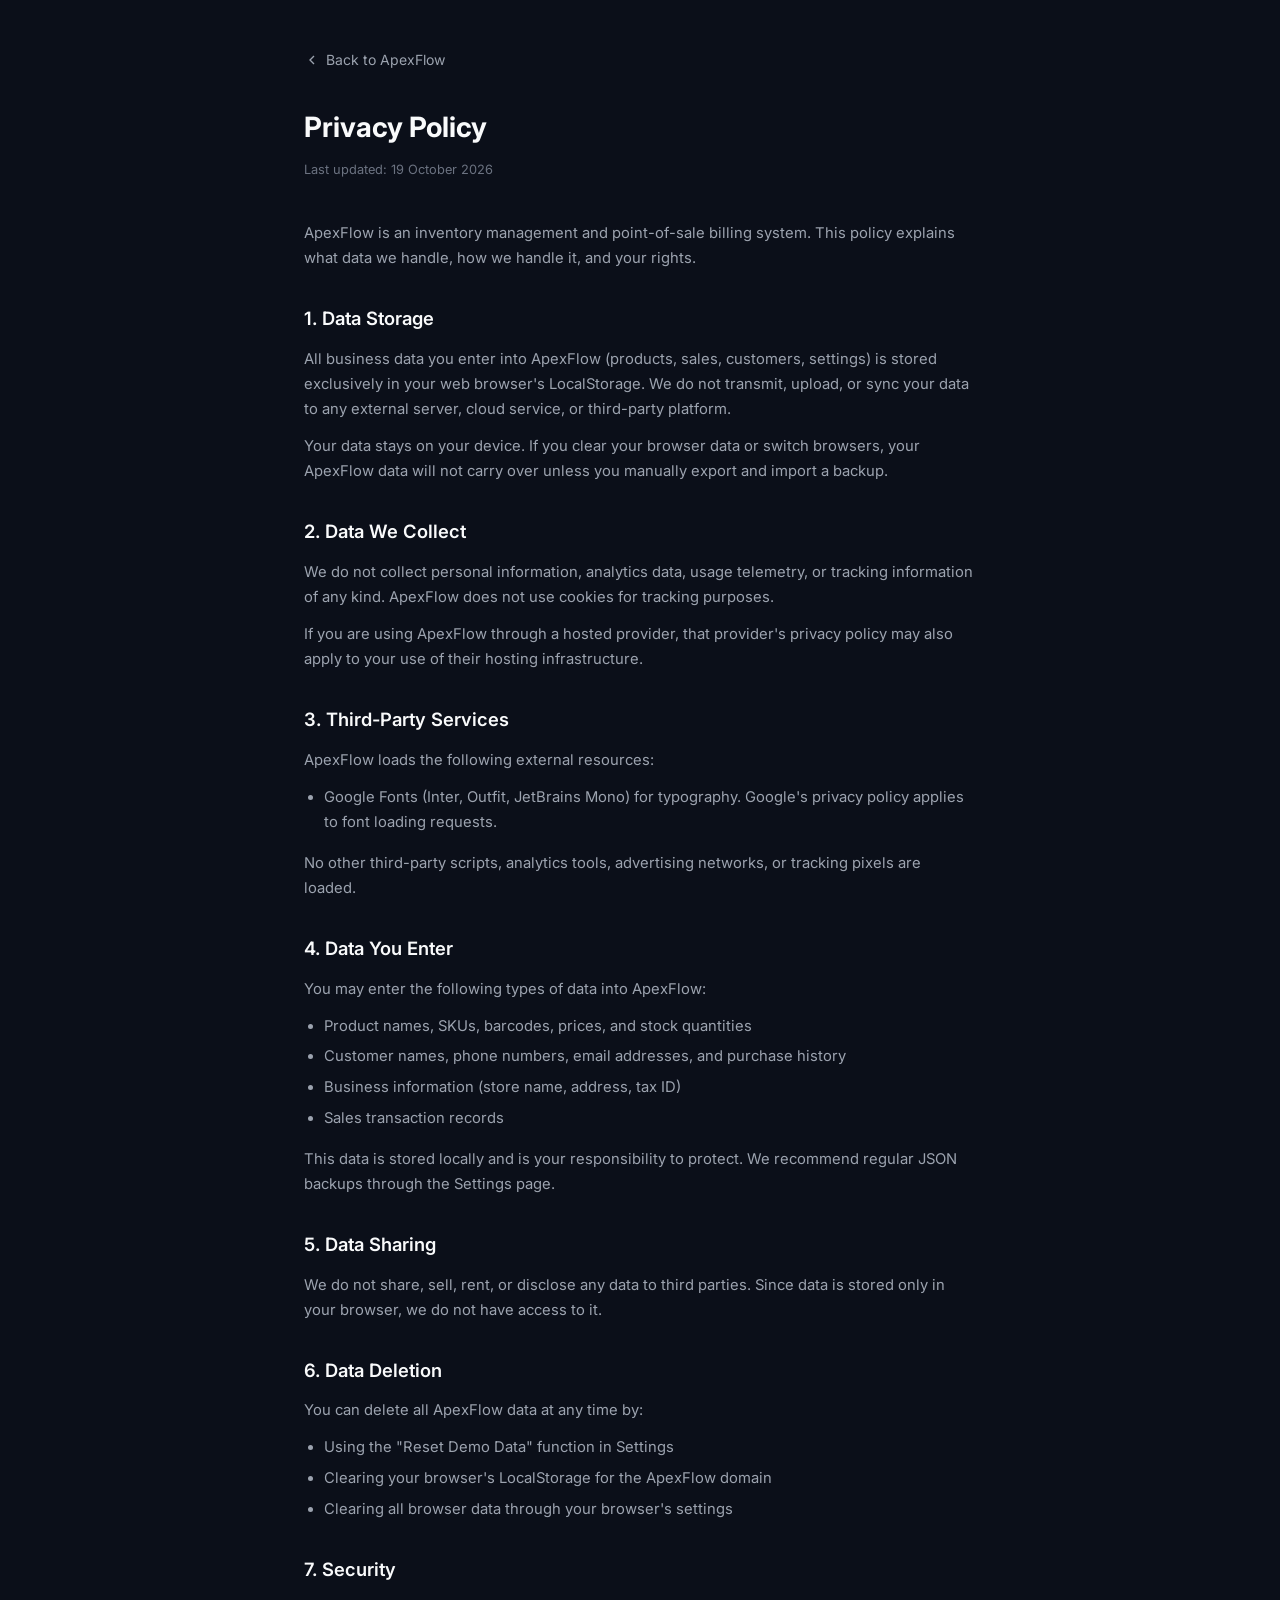
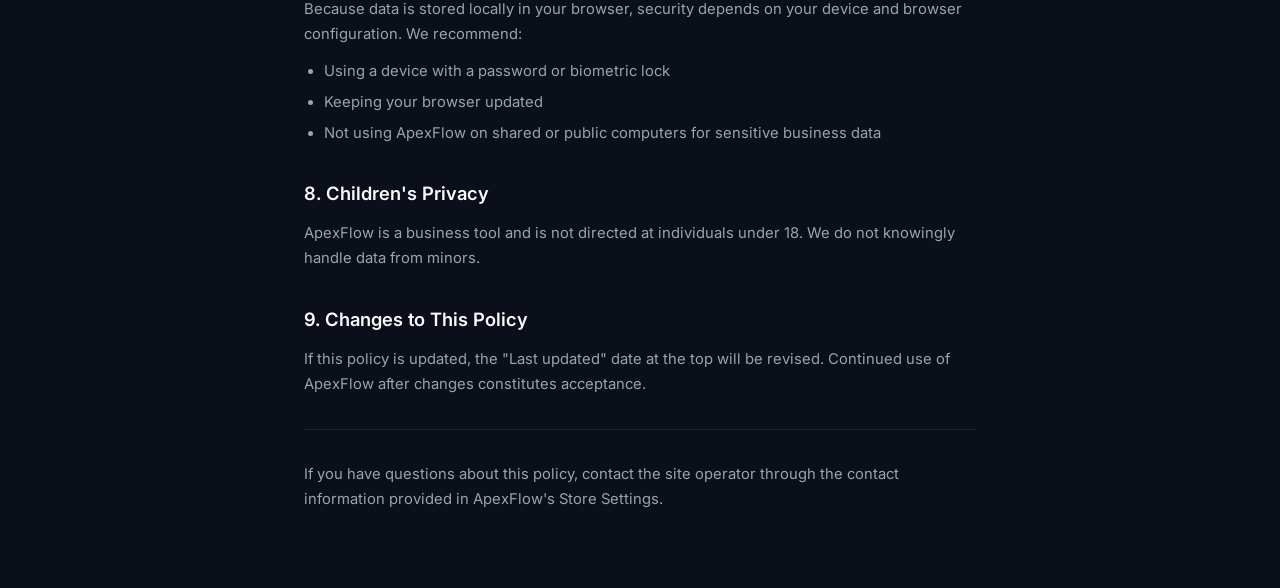
<file: privacy.html>
<!DOCTYPE html>
<html lang="en" data-theme="dark">

<head>
  <meta charset="UTF-8">
  <meta name="viewport" content="width=device-width, initial-scale=1.0">
  <title>Privacy Policy - ApexFlow</title>
  <link rel="icon" type="image/svg+xml" href="favicon.svg">
  <meta name="description" content="Privacy Policy for ApexFlow inventory and sales management system.">

  <link rel="preconnect" href="https://fonts.googleapis.com">
  <link rel="preconnect" href="https://fonts.gstatic.com" crossorigin>
  <link href="https://fonts.googleapis.com/css2?family=Inter:wght@300;400;500;600;700&display=swap" rel="stylesheet">

  <style>
    *, *::before, *::after { box-sizing: border-box; margin: 0; padding: 0; }

    body {
      font-family: 'Inter', -apple-system, BlinkMacSystemFont, 'Segoe UI', Roboto, sans-serif;
      background: #0b0f19;
      color: #e2e8f0;
      line-height: 1.7;
      -webkit-font-smoothing: antialiased;
    }

    [data-theme="light"] body {
      background: #f8fafc;
      color: #1e293b;
    }

    .legal-container {
      max-width: 720px;
      margin: 0 auto;
      padding: 3rem 1.5rem 4rem;
    }

    .legal-back {
      display: inline-flex;
      align-items: center;
      gap: 0.4rem;
      color: #9ca3af;
      text-decoration: none;
      font-size: 0.875rem;
      margin-bottom: 2rem;
    }
    .legal-back:hover { color: #e2e8f0; }
    [data-theme="light"] .legal-back:hover { color: #1e293b; }

    h1 {
      font-size: 1.75rem;
      font-weight: 700;
      margin-bottom: 0.5rem;
      color: #f9fafb;
    }
    [data-theme="light"] h1 { color: #0f172a; }

    .legal-updated {
      font-size: 0.8rem;
      color: #6b7280;
      margin-bottom: 2.5rem;
    }

    h2 {
      font-size: 1.15rem;
      font-weight: 600;
      margin-top: 2rem;
      margin-bottom: 0.75rem;
      color: #f9fafb;
    }
    [data-theme="light"] h2 { color: #0f172a; }

    p, li {
      font-size: 0.925rem;
      color: #9ca3af;
      margin-bottom: 0.75rem;
    }
    [data-theme="light"] p, [data-theme="light"] li { color: #475569; }

    ul {
      padding-left: 1.25rem;
      margin-bottom: 1rem;
    }
    li { margin-bottom: 0.35rem; }

    .legal-divider {
      border: none;
      border-top: 1px solid rgba(255,255,255,0.08);
      margin: 2rem 0;
    }
    [data-theme="light"] .legal-divider { border-top-color: #e2e8f0; }
  </style>
</head>

<body>
  <div class="legal-container">
    <a href="index.html" class="legal-back">
      <svg width="16" height="16" viewBox="0 0 24 24" fill="none" stroke="currentColor" stroke-width="2"><polyline points="15 18 9 12 15 6"></polyline></svg>
      Back to ApexFlow
    </a>

    <h1>Privacy Policy</h1>
    <p class="legal-updated">Last updated: 19 October 2026</p>

    <p>ApexFlow is an inventory management and point-of-sale billing system. This policy explains what data we handle, how we handle it, and your rights.</p>

    <h2>1. Data Storage</h2>
    <p>All business data you enter into ApexFlow (products, sales, customers, settings) is stored exclusively in your web browser's LocalStorage. We do not transmit, upload, or sync your data to any external server, cloud service, or third-party platform.</p>
    <p>Your data stays on your device. If you clear your browser data or switch browsers, your ApexFlow data will not carry over unless you manually export and import a backup.</p>

    <h2>2. Data We Collect</h2>
    <p>We do not collect personal information, analytics data, usage telemetry, or tracking information of any kind. ApexFlow does not use cookies for tracking purposes.</p>
    <p>If you are using ApexFlow through a hosted provider, that provider's privacy policy may also apply to your use of their hosting infrastructure.</p>

    <h2>3. Third-Party Services</h2>
    <p>ApexFlow loads the following external resources:</p>
    <ul>
      <li>Google Fonts (Inter, Outfit, JetBrains Mono) for typography. Google's privacy policy applies to font loading requests.</li>
    </ul>
    <p>No other third-party scripts, analytics tools, advertising networks, or tracking pixels are loaded.</p>

    <h2>4. Data You Enter</h2>
    <p>You may enter the following types of data into ApexFlow:</p>
    <ul>
      <li>Product names, SKUs, barcodes, prices, and stock quantities</li>
      <li>Customer names, phone numbers, email addresses, and purchase history</li>
      <li>Business information (store name, address, tax ID)</li>
      <li>Sales transaction records</li>
    </ul>
    <p>This data is stored locally and is your responsibility to protect. We recommend regular JSON backups through the Settings page.</p>

    <h2>5. Data Sharing</h2>
    <p>We do not share, sell, rent, or disclose any data to third parties. Since data is stored only in your browser, we do not have access to it.</p>

    <h2>6. Data Deletion</h2>
    <p>You can delete all ApexFlow data at any time by:</p>
    <ul>
      <li>Using the "Reset Demo Data" function in Settings</li>
      <li>Clearing your browser's LocalStorage for the ApexFlow domain</li>
      <li>Clearing all browser data through your browser's settings</li>
    </ul>

    <h2>7. Security</h2>
    <p>Because data is stored locally in your browser, security depends on your device and browser configuration. We recommend:</p>
    <ul>
      <li>Using a device with a password or biometric lock</li>
      <li>Keeping your browser updated</li>
      <li>Not using ApexFlow on shared or public computers for sensitive business data</li>
    </ul>

    <h2>8. Children's Privacy</h2>
    <p>ApexFlow is a business tool and is not directed at individuals under 18. We do not knowingly handle data from minors.</p>

    <h2>9. Changes to This Policy</h2>
    <p>If this policy is updated, the "Last updated" date at the top will be revised. Continued use of ApexFlow after changes constitutes acceptance.</p>

    <hr class="legal-divider">

    <p>If you have questions about this policy, contact the site operator through the contact information provided in ApexFlow's Store Settings.</p>
  </div>
</body>

</html>
</file>
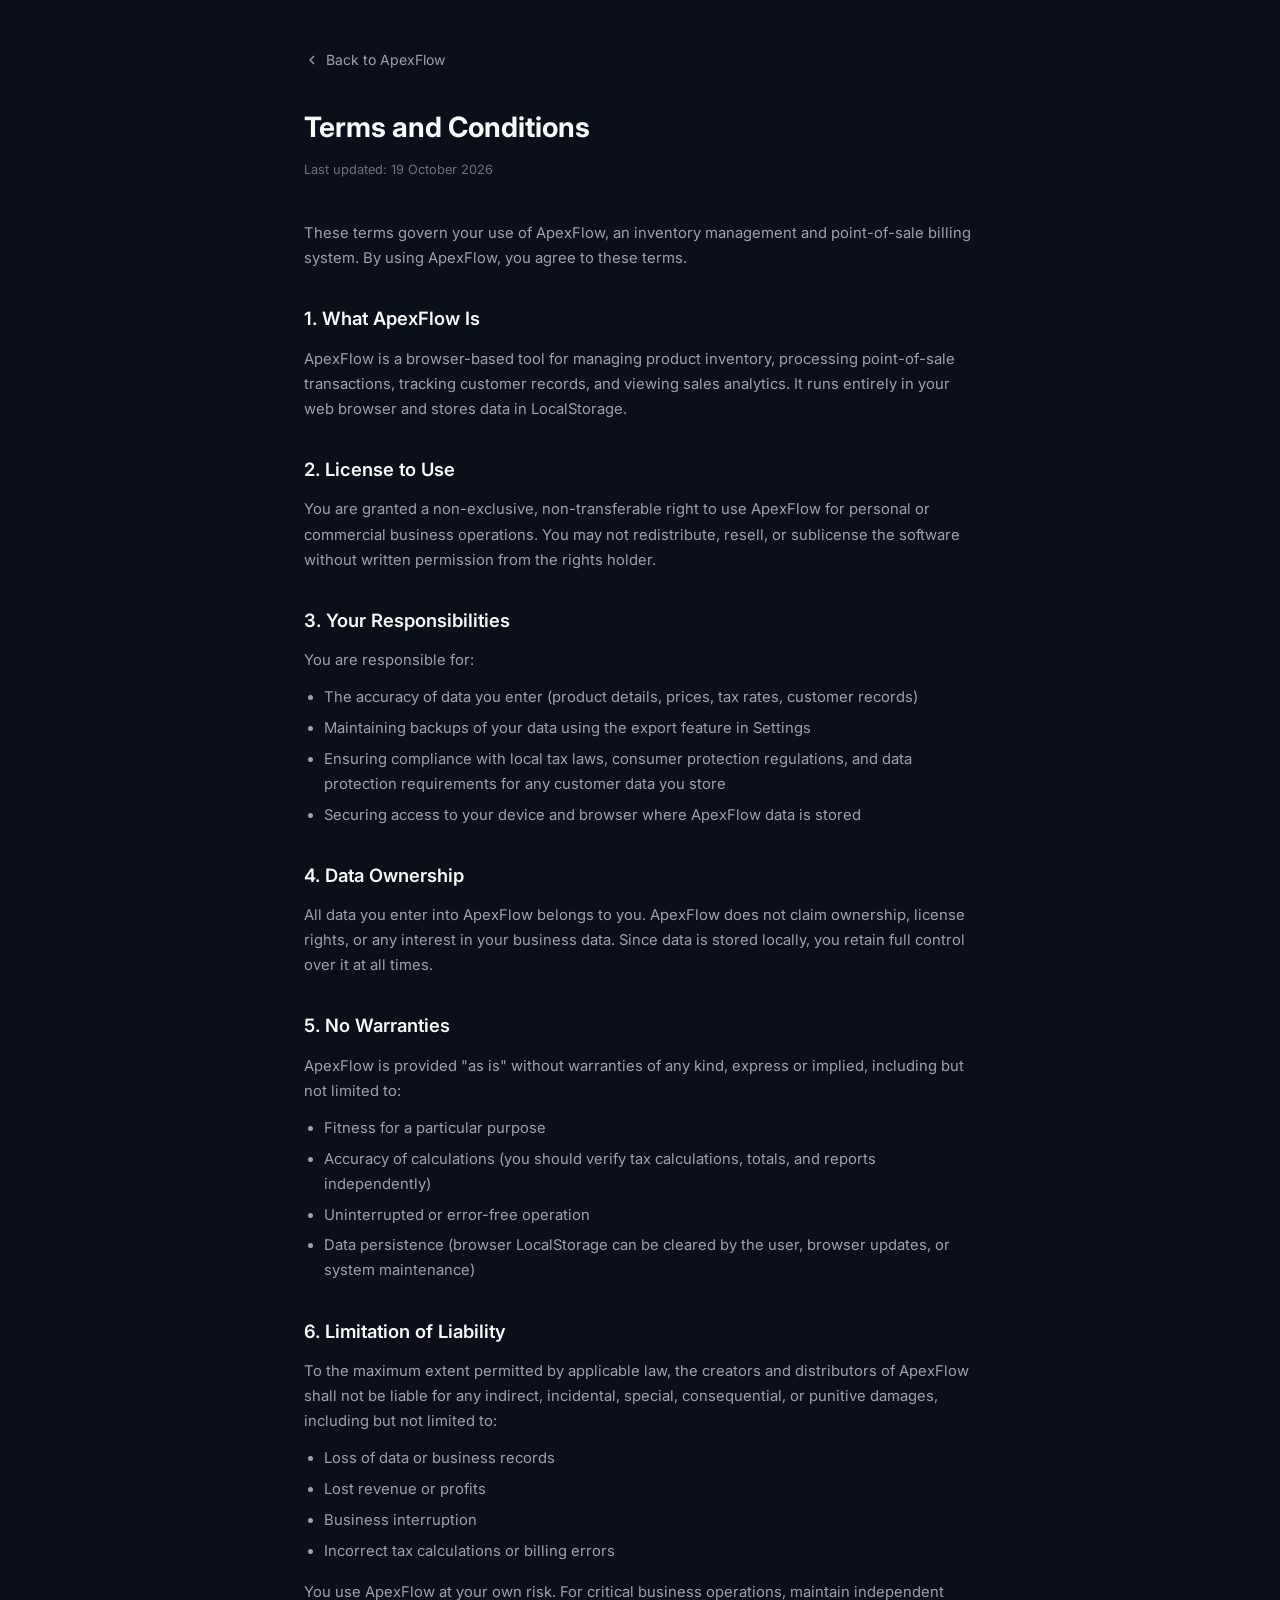
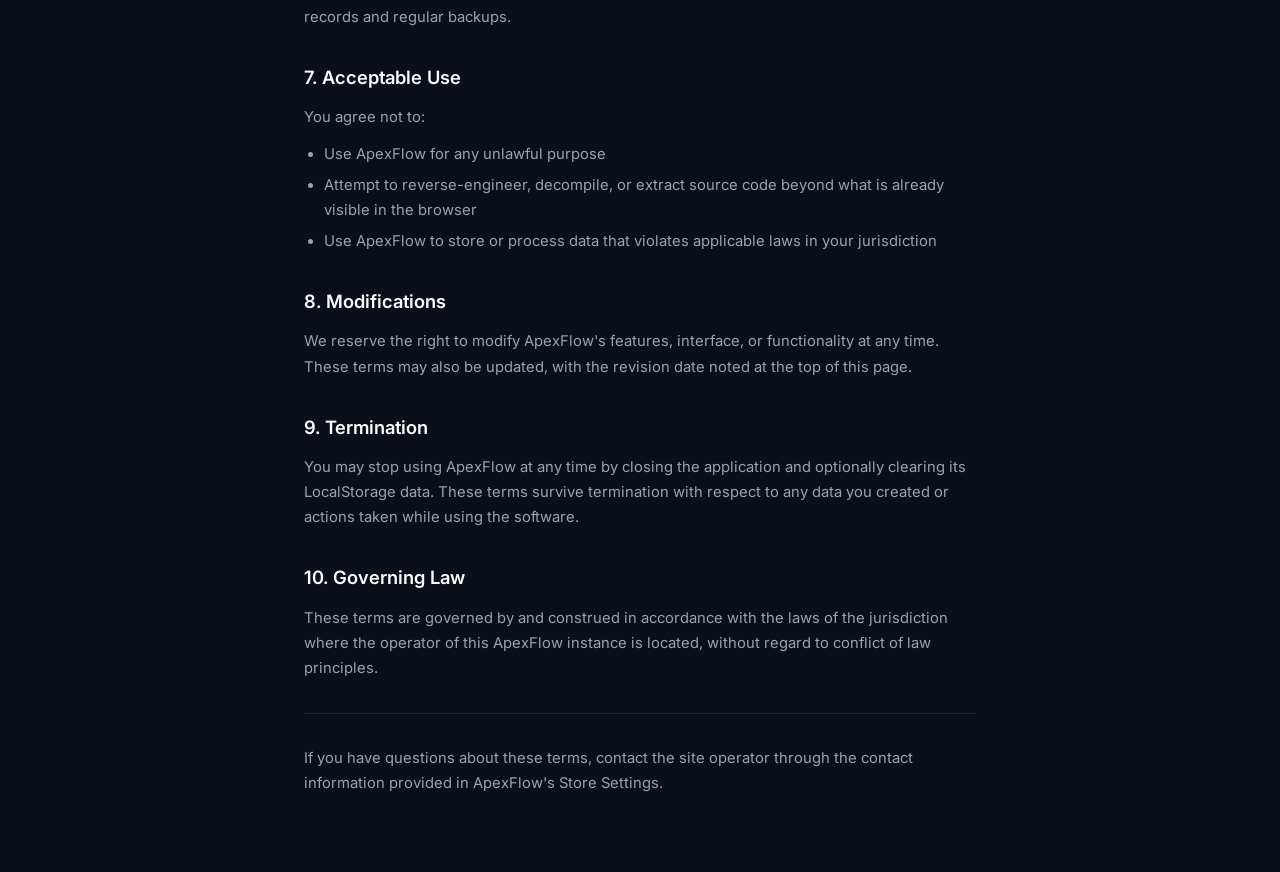
<file: terms.html>
<!DOCTYPE html>
<html lang="en" data-theme="dark">

<head>
  <meta charset="UTF-8">
  <meta name="viewport" content="width=device-width, initial-scale=1.0">
  <title>Terms and Conditions - ApexFlow</title>
  <link rel="icon" type="image/svg+xml" href="favicon.svg">
  <meta name="description" content="Terms and Conditions for using the ApexFlow inventory and sales management system.">

  <link rel="preconnect" href="https://fonts.googleapis.com">
  <link rel="preconnect" href="https://fonts.gstatic.com" crossorigin>
  <link href="https://fonts.googleapis.com/css2?family=Inter:wght@300;400;500;600;700&display=swap" rel="stylesheet">

  <style>
    *, *::before, *::after { box-sizing: border-box; margin: 0; padding: 0; }

    body {
      font-family: 'Inter', -apple-system, BlinkMacSystemFont, 'Segoe UI', Roboto, sans-serif;
      background: #0b0f19;
      color: #e2e8f0;
      line-height: 1.7;
      -webkit-font-smoothing: antialiased;
    }

    [data-theme="light"] body {
      background: #f8fafc;
      color: #1e293b;
    }

    .legal-container {
      max-width: 720px;
      margin: 0 auto;
      padding: 3rem 1.5rem 4rem;
    }

    .legal-back {
      display: inline-flex;
      align-items: center;
      gap: 0.4rem;
      color: #9ca3af;
      text-decoration: none;
      font-size: 0.875rem;
      margin-bottom: 2rem;
    }
    .legal-back:hover { color: #e2e8f0; }
    [data-theme="light"] .legal-back:hover { color: #1e293b; }

    h1 {
      font-size: 1.75rem;
      font-weight: 700;
      margin-bottom: 0.5rem;
      color: #f9fafb;
    }
    [data-theme="light"] h1 { color: #0f172a; }

    .legal-updated {
      font-size: 0.8rem;
      color: #6b7280;
      margin-bottom: 2.5rem;
    }

    h2 {
      font-size: 1.15rem;
      font-weight: 600;
      margin-top: 2rem;
      margin-bottom: 0.75rem;
      color: #f9fafb;
    }
    [data-theme="light"] h2 { color: #0f172a; }

    p, li {
      font-size: 0.925rem;
      color: #9ca3af;
      margin-bottom: 0.75rem;
    }
    [data-theme="light"] p, [data-theme="light"] li { color: #475569; }

    ul {
      padding-left: 1.25rem;
      margin-bottom: 1rem;
    }
    li { margin-bottom: 0.35rem; }

    .legal-divider {
      border: none;
      border-top: 1px solid rgba(255,255,255,0.08);
      margin: 2rem 0;
    }
    [data-theme="light"] .legal-divider { border-top-color: #e2e8f0; }
  </style>
</head>

<body>
  <div class="legal-container">
    <a href="index.html" class="legal-back">
      <svg width="16" height="16" viewBox="0 0 24 24" fill="none" stroke="currentColor" stroke-width="2"><polyline points="15 18 9 12 15 6"></polyline></svg>
      Back to ApexFlow
    </a>

    <h1>Terms and Conditions</h1>
    <p class="legal-updated">Last updated: 19 October 2026</p>

    <p>These terms govern your use of ApexFlow, an inventory management and point-of-sale billing system. By using ApexFlow, you agree to these terms.</p>

    <h2>1. What ApexFlow Is</h2>
    <p>ApexFlow is a browser-based tool for managing product inventory, processing point-of-sale transactions, tracking customer records, and viewing sales analytics. It runs entirely in your web browser and stores data in LocalStorage.</p>

    <h2>2. License to Use</h2>
    <p>You are granted a non-exclusive, non-transferable right to use ApexFlow for personal or commercial business operations. You may not redistribute, resell, or sublicense the software without written permission from the rights holder.</p>

    <h2>3. Your Responsibilities</h2>
    <p>You are responsible for:</p>
    <ul>
      <li>The accuracy of data you enter (product details, prices, tax rates, customer records)</li>
      <li>Maintaining backups of your data using the export feature in Settings</li>
      <li>Ensuring compliance with local tax laws, consumer protection regulations, and data protection requirements for any customer data you store</li>
      <li>Securing access to your device and browser where ApexFlow data is stored</li>
    </ul>

    <h2>4. Data Ownership</h2>
    <p>All data you enter into ApexFlow belongs to you. ApexFlow does not claim ownership, license rights, or any interest in your business data. Since data is stored locally, you retain full control over it at all times.</p>

    <h2>5. No Warranties</h2>
    <p>ApexFlow is provided "as is" without warranties of any kind, express or implied, including but not limited to:</p>
    <ul>
      <li>Fitness for a particular purpose</li>
      <li>Accuracy of calculations (you should verify tax calculations, totals, and reports independently)</li>
      <li>Uninterrupted or error-free operation</li>
      <li>Data persistence (browser LocalStorage can be cleared by the user, browser updates, or system maintenance)</li>
    </ul>

    <h2>6. Limitation of Liability</h2>
    <p>To the maximum extent permitted by applicable law, the creators and distributors of ApexFlow shall not be liable for any indirect, incidental, special, consequential, or punitive damages, including but not limited to:</p>
    <ul>
      <li>Loss of data or business records</li>
      <li>Lost revenue or profits</li>
      <li>Business interruption</li>
      <li>Incorrect tax calculations or billing errors</li>
    </ul>
    <p>You use ApexFlow at your own risk. For critical business operations, maintain independent records and regular backups.</p>

    <h2>7. Acceptable Use</h2>
    <p>You agree not to:</p>
    <ul>
      <li>Use ApexFlow for any unlawful purpose</li>
      <li>Attempt to reverse-engineer, decompile, or extract source code beyond what is already visible in the browser</li>
      <li>Use ApexFlow to store or process data that violates applicable laws in your jurisdiction</li>
    </ul>

    <h2>8. Modifications</h2>
    <p>We reserve the right to modify ApexFlow's features, interface, or functionality at any time. These terms may also be updated, with the revision date noted at the top of this page.</p>

    <h2>9. Termination</h2>
    <p>You may stop using ApexFlow at any time by closing the application and optionally clearing its LocalStorage data. These terms survive termination with respect to any data you created or actions taken while using the software.</p>

    <h2>10. Governing Law</h2>
    <p>These terms are governed by and construed in accordance with the laws of the jurisdiction where the operator of this ApexFlow instance is located, without regard to conflict of law principles.</p>

    <hr class="legal-divider">

    <p>If you have questions about these terms, contact the site operator through the contact information provided in ApexFlow's Store Settings.</p>
  </div>
</body>

</html>
</file>
<file: css/variables.css>
:root {
  /* Color Palette - Vibrant Modern Slate & Indigo theme */
  --bg-primary: #0b0f19;
  --bg-secondary: #111827;
  --bg-card: rgba(17, 24, 39, 0.75);
  --bg-card-hover: rgba(31, 41, 55, 0.85);
  --bg-glass: rgba(255, 255, 255, 0.04);
  --bg-glass-card: rgba(17, 24, 39, 0.7);
  --border-subtle: rgba(255, 255, 255, 0.08);
  --border-focus: #6366f1;
  --border-hover: rgba(99, 102, 241, 0.4);

  --text-primary: #f9fafb;
  --text-secondary: #9ca3af;
  --text-muted: #6b7280;
  --text-inverse: #0b0f19;

  --accent-primary: #6366f1;
  --accent-primary-hover: #4f46e5;
  --accent-primary-glow: rgba(99, 102, 241, 0.25);
  
  --accent-secondary: #06b6d4;
  --accent-secondary-glow: rgba(6, 182, 212, 0.25);

  --accent-success: #10b981;
  --accent-success-bg: rgba(16, 185, 129, 0.12);
  --accent-success-border: rgba(16, 185, 129, 0.3);

  --accent-warning: #f59e0b;
  --accent-warning-bg: rgba(245, 158, 11, 0.12);
  --accent-warning-border: rgba(245, 158, 11, 0.3);

  --accent-danger: #ef4444;
  --accent-danger-bg: rgba(239, 68, 68, 0.12);
  --accent-danger-border: rgba(239, 68, 68, 0.3);

  --accent-info: #3b82f6;
  --accent-info-bg: rgba(59, 130, 246, 0.12);

  /* Shadows */
  --shadow-sm: 0 1px 2px 0 rgba(0, 0, 0, 0.3);
  --shadow-md: 0 4px 6px -1px rgba(0, 0, 0, 0.4), 0 2px 4px -2px rgba(0, 0, 0, 0.4);
  --shadow-lg: 0 10px 15px -3px rgba(0, 0, 0, 0.5), 0 4px 6px -4px rgba(0, 0, 0, 0.5);
  --shadow-glow: 0 0 20px rgba(99, 102, 241, 0.35);
  --shadow-glow-amber: 0 0 20px rgba(245, 158, 11, 0.35);

  /* Radii */
  --radius-sm: 6px;
  --radius-md: 10px;
  --radius-lg: 16px;
  --radius-xl: 22px;
  --radius-full: 9999px;

  /* Typography */
  --font-sans: 'Inter', -apple-system, BlinkMacSystemFont, 'Segoe UI', Roboto, sans-serif;
  --font-display: 'Outfit', 'Inter', sans-serif;
  --font-mono: 'JetBrains Mono', 'Fira Code', Consolas, monospace;

  /* Transitions */
  --transition-fast: 150ms cubic-bezier(0.4, 0, 0.2, 1);
  --transition-base: 220ms cubic-bezier(0.4, 0, 0.2, 1);
  --transition-slow: 350ms cubic-bezier(0.4, 0, 0.2, 1);

  --sidebar-width: 260px;
  --sidebar-collapsed-width: 80px;
  --header-height: 70px;
}

[data-theme="light"] {
  --bg-primary: #f8fafc;
  --bg-secondary: #ffffff;
  --bg-card: rgba(255, 255, 255, 0.9);
  --bg-card-hover: #ffffff;
  --bg-glass: rgba(0, 0, 0, 0.02);
  --bg-glass-card: rgba(255, 255, 255, 0.85);
  --border-subtle: #e2e8f0;
  --border-focus: #4f46e5;
  --border-hover: rgba(79, 70, 229, 0.3);

  --text-primary: #0f172a;
  --text-secondary: #475569;
  --text-muted: #94a3b8;
  --text-inverse: #f8fafc;

  --accent-primary: #4f46e5;
  --accent-primary-hover: #4338ca;
  --accent-primary-glow: rgba(79, 70, 229, 0.15);

  --shadow-sm: 0 1px 2px 0 rgba(0, 0, 0, 0.05);
  --shadow-md: 0 4px 6px -1px rgba(0, 0, 0, 0.08), 0 2px 4px -2px rgba(0, 0, 0, 0.06);
  --shadow-lg: 0 10px 15px -3px rgba(0, 0, 0, 0.1), 0 4px 6px -4px rgba(0, 0, 0, 0.08);
  --shadow-glow: 0 0 20px rgba(79, 70, 229, 0.18);
}
</file>
<file: css/base.css>
/* Base Reset & Core Styles */
*, *::before, *::after {
  box-sizing: border-box;
  margin: 0;
  padding: 0;
}

html, body {
  height: 100%;
  font-family: var(--font-sans);
  background-color: var(--bg-primary);
  color: var(--text-primary);
  line-height: 1.5;
  -webkit-font-smoothing: antialiased;
  -moz-osx-font-smoothing: grayscale;
  overflow-x: hidden;
}

/* Custom Scrollbar */
::-webkit-scrollbar {
  width: 8px;
  height: 8px;
}
::-webkit-scrollbar-track {
  background: transparent;
}
::-webkit-scrollbar-thumb {
  background: rgba(156, 163, 175, 0.25);
  border-radius: var(--radius-full);
}
::-webkit-scrollbar-thumb:hover {
  background: rgba(156, 163, 175, 0.45);
}

/* Main Layout */
.app-container {
  display: flex;
  min-height: 100vh;
  width: 100vw;
  background: radial-gradient(circle at 15% 10%, rgba(99, 102, 241, 0.08) 0%, transparent 40%),
              radial-gradient(circle at 85% 85%, rgba(6, 182, 212, 0.06) 0%, transparent 40%),
              var(--bg-primary);
}

/* Sidebar */
.app-sidebar {
  width: var(--sidebar-width);
  background: var(--bg-secondary);
  border-right: 1px solid var(--border-subtle);
  display: flex;
  flex-direction: column;
  flex-shrink: 0;
  position: sticky;
  top: 0;
  height: 100vh;
  z-index: 40;
  transition: width var(--transition-base), transform var(--transition-base);
}

.sidebar-header {
  height: var(--header-height);
  padding: 0 1.5rem;
  display: flex;
  align-items: center;
  justify-content: space-between;
  border-bottom: 1px solid var(--border-subtle);
}

.brand-badge {
  display: flex;
  align-items: center;
  gap: 0.75rem;
  text-decoration: none;
  color: var(--text-primary);
}

.brand-icon {
  width: 38px;
  height: 38px;
  background: #4f46e5;
  border-radius: var(--radius-md);
  display: flex;
  align-items: center;
  justify-content: center;
  color: #fff;
  font-weight: 800;
  box-shadow: 0 4px 12px rgba(79, 70, 229, 0.3);
}

.brand-name {
  font-family: var(--font-display);
  font-size: 1.15rem;
  font-weight: 700;
  letter-spacing: -0.02em;
  color: var(--text-primary);
}
[data-theme="light"] .brand-name {
  color: var(--text-primary);
}

.brand-tag {
  font-size: 0.65rem;
  text-transform: uppercase;
  letter-spacing: 0.08em;
  padding: 2px 6px;
  border-radius: var(--radius-sm);
  background: var(--accent-primary-glow);
  color: var(--accent-primary);
  font-weight: 600;
}

/* Nav Menu */
.sidebar-nav {
  flex: 1;
  padding: 1.25rem 0.85rem;
  overflow-y: auto;
  display: flex;
  flex-direction: column;
  gap: 0.35rem;
}

.nav-section-title {
  font-size: 0.7rem;
  font-weight: 600;
  text-transform: uppercase;
  letter-spacing: 0.08em;
  color: var(--text-muted);
  padding: 0.75rem 0.85rem 0.35rem;
}

.nav-item {
  display: flex;
  align-items: center;
  gap: 0.85rem;
  padding: 0.75rem 1rem;
  border-radius: var(--radius-md);
  color: var(--text-secondary);
  text-decoration: none;
  font-size: 0.925rem;
  font-weight: 500;
  cursor: pointer;
  border: 1px solid transparent;
  transition: all var(--transition-fast);
  position: relative;
}

.nav-item:hover {
  color: var(--text-primary);
  background: var(--bg-glass);
  border-color: var(--border-subtle);
}

.nav-item.active {
  color: #fff;
  background: var(--accent-primary);
  border-color: rgba(255, 255, 255, 0.15);
  box-shadow: 0 4px 15px rgba(99, 102, 241, 0.3);
}

.nav-item svg {
  width: 20px;
  height: 20px;
  flex-shrink: 0;
  stroke-width: 2;
}

.nav-badge {
  margin-left: auto;
  font-size: 0.75rem;
  font-weight: 600;
  padding: 2px 8px;
  border-radius: var(--radius-full);
  background: var(--accent-danger);
  color: #fff;
  animation: pulse-badge 2s infinite;
}

@keyframes pulse-badge {
  0%, 100% { transform: scale(1); opacity: 1; }
  50% { transform: scale(1.1); opacity: 0.85; }
}

/* Sidebar Footer */
.sidebar-footer {
  padding: 1rem;
  border-top: 1px solid var(--border-subtle);
  display: flex;
  flex-direction: column;
  gap: 0.75rem;
}

.quick-stock-stat {
  background: rgba(239, 68, 68, 0.08);
  border: 1px solid var(--accent-danger-border);
  border-radius: var(--radius-md);
  padding: 0.75rem;
  display: flex;
  align-items: center;
  justify-content: space-between;
  cursor: pointer;
  transition: background var(--transition-fast);
}

.quick-stock-stat:hover {
  background: rgba(239, 68, 68, 0.15);
}

.stock-stat-info {
  display: flex;
  flex-direction: column;
}

.stock-stat-title {
  font-size: 0.75rem;
  font-weight: 600;
  color: var(--accent-danger);
}

.stock-stat-desc {
  font-size: 0.7rem;
  color: var(--text-muted);
}

.stock-stat-count {
  font-size: 1.15rem;
  font-weight: 700;
  color: var(--accent-danger);
}

/* Main Content Area */
.app-main {
  flex: 1;
  display: flex;
  flex-direction: column;
  min-width: 0;
  height: 100vh;
  overflow: hidden;
}

/* Header */
.app-header {
  height: var(--header-height);
  padding: 0 2rem;
  display: flex;
  align-items: center;
  justify-content: space-between;
  border-bottom: 1px solid var(--border-subtle);
  background: var(--bg-card);
  backdrop-filter: blur(12px);
  -webkit-backdrop-filter: blur(12px);
  position: sticky;
  top: 0;
  z-index: 30;
}

.header-left {
  display: flex;
  align-items: center;
  gap: 1.25rem;
}

.header-title-box h1 {
  font-family: var(--font-display);
  font-size: 1.35rem;
  font-weight: 700;
  letter-spacing: -0.02em;
}

.header-title-box p {
  font-size: 0.8rem;
  color: var(--text-secondary);
}

.header-right {
  display: flex;
  align-items: center;
  gap: 0.85rem;
}

/* Content Container */
.content-area {
  flex: 1;
  overflow-y: auto;
  padding: 1.75rem 2rem 3rem;
  scroll-behavior: smooth;
}

.view-section {
  display: none;
  animation: fadeIn 0.25s cubic-bezier(0.16, 1, 0.3, 1) forwards;
}

.view-section.active {
  display: block;
}

@keyframes fadeIn {
  from { opacity: 0; transform: translateY(6px); }
  to { opacity: 1; transform: translateY(0); }
}

/* Responsive toggle for mobile */
.menu-toggle {
  display: none;
  background: none;
  border: none;
  color: var(--text-primary);
  font-size: 1.25rem;
  cursor: pointer;
  padding: 0.5rem;
}

@media (max-width: 1024px) {
  .app-sidebar {
    position: fixed;
    transform: translateX(-100%);
    box-shadow: 0 0 30px rgba(0,0,0,0.5);
  }
  .app-sidebar.open {
    transform: translateX(0);
  }
  .menu-toggle {
    display: block;
  }
  .content-area {
    padding: 1.25rem;
  }
}
</file>
<file: css/components.css>
/* UI Components & Design System */

/* Glass Cards */
.card {
  background: var(--bg-card);
  border: 1px solid var(--border-subtle);
  border-radius: var(--radius-lg);
  padding: 1.5rem;
  backdrop-filter: blur(12px);
  -webkit-backdrop-filter: blur(12px);
  box-shadow: var(--shadow-sm);
  transition: transform var(--transition-base), box-shadow var(--transition-base), border-color var(--transition-base);
}

.card:hover {
  border-color: var(--border-hover);
}

.card-header {
  display: flex;
  align-items: center;
  justify-content: space-between;
  margin-bottom: 1.25rem;
}

.card-title {
  font-family: var(--font-display);
  font-size: 1.05rem;
  font-weight: 600;
  display: flex;
  align-items: center;
  gap: 0.6rem;
}

.card-subtitle {
  font-size: 0.8rem;
  color: var(--text-secondary);
  margin-top: 0.2rem;
}

/* Metric KPI Cards Grid */
.kpi-grid {
  display: grid;
  grid-template-columns: repeat(auto-fit, minmax(230px, 1fr));
  gap: 1.25rem;
  margin-bottom: 1.75rem;
}

.kpi-card {
  position: relative;
  overflow: hidden;
  padding: 1.35rem 1.5rem;
}

.kpi-card::before {
  content: '';
  position: absolute;
  top: 0;
  left: 0;
  right: 0;
  height: 3px;
  background: var(--accent-primary);
  opacity: 0.8;
}

.kpi-card.warning::before {
  background: var(--accent-warning);
}

.kpi-card.success::before {
  background: var(--accent-success);
}

.kpi-card.info::before {
  background: var(--accent-info);
}

.kpi-top {
  display: flex;
  align-items: center;
  justify-content: space-between;
  margin-bottom: 0.75rem;
}

.kpi-label {
  font-size: 0.825rem;
  font-weight: 500;
  color: var(--text-secondary);
  text-transform: uppercase;
  letter-spacing: 0.04em;
}

.kpi-icon-box {
  width: 36px;
  height: 36px;
  border-radius: var(--radius-md);
  display: flex;
  align-items: center;
  justify-content: center;
  background: var(--bg-glass);
  color: var(--accent-primary);
  border: 1px solid var(--border-subtle);
}

.kpi-card.warning .kpi-icon-box {
  color: var(--accent-warning);
  background: var(--accent-warning-bg);
  border-color: var(--accent-warning-border);
}

.kpi-card.success .kpi-icon-box {
  color: var(--accent-success);
  background: var(--accent-success-bg);
  border-color: var(--accent-success-border);
}

.kpi-value {
  font-family: var(--font-display);
  font-size: 1.85rem;
  font-weight: 700;
  line-height: 1.1;
  color: var(--text-primary);
  margin-bottom: 0.5rem;
  letter-spacing: -0.02em;
}

.kpi-trend {
  display: flex;
  align-items: center;
  gap: 0.4rem;
  font-size: 0.775rem;
  font-weight: 500;
}

.trend-up {
  color: var(--accent-success);
}
.trend-down {
  color: var(--accent-danger);
}
.trend-neutral {
  color: var(--text-muted);
}

/* Alert Banner */
.alert-banner {
  background: linear-gradient(90deg, rgba(245, 158, 11, 0.15) 0%, rgba(239, 68, 68, 0.12) 100%);
  border: 1px solid rgba(245, 158, 11, 0.35);
  border-radius: var(--radius-md);
  padding: 0.85rem 1.25rem;
  margin-bottom: 1.75rem;
  display: flex;
  align-items: center;
  justify-content: space-between;
  gap: 1rem;
  box-shadow: 0 4px 12px rgba(245, 158, 11, 0.1);
  animation: pulse-border 3s infinite;
}

@keyframes pulse-border {
  0%, 100% { border-color: rgba(245, 158, 11, 0.35); }
  50% { border-color: rgba(245, 158, 11, 0.7); }
}

.alert-banner-left {
  display: flex;
  align-items: center;
  gap: 0.85rem;
}

.alert-banner-icon {
  width: 32px;
  height: 32px;
  border-radius: var(--radius-full);
  background: rgba(245, 158, 11, 0.2);
  display: flex;
  align-items: center;
  justify-content: center;
  color: var(--accent-warning);
  flex-shrink: 0;
}

.alert-banner-text h4 {
  font-size: 0.925rem;
  font-weight: 600;
  color: var(--accent-warning);
}

.alert-banner-text p {
  font-size: 0.8rem;
  color: var(--text-secondary);
}

/* Buttons */
.btn {
  display: inline-flex;
  align-items: center;
  justify-content: center;
  gap: 0.5rem;
  padding: 0.65rem 1.2rem;
  font-size: 0.875rem;
  font-weight: 500;
  border-radius: var(--radius-md);
  border: 1px solid transparent;
  cursor: pointer;
  transition: all var(--transition-fast);
  text-decoration: none;
  font-family: inherit;
  white-space: nowrap;
}

.btn:active {
  transform: scale(0.98);
}

.btn-primary {
  background: var(--accent-primary);
  color: #ffffff;
  box-shadow: 0 2px 8px var(--accent-primary-glow);
}
.btn-primary:hover {
  background: var(--accent-primary-hover);
  box-shadow: 0 4px 15px var(--accent-primary-glow);
}

.btn-secondary {
  background: var(--bg-glass);
  color: var(--text-primary);
  border-color: var(--border-subtle);
}
.btn-secondary:hover {
  background: rgba(255, 255, 255, 0.08);
  border-color: rgba(255, 255, 255, 0.2);
}

.btn-success {
  background: #10b981;
  color: #fff;
  box-shadow: 0 2px 8px rgba(16, 185, 129, 0.25);
}
.btn-success:hover {
  background: #059669;
}

.btn-warning {
  background: #f59e0b;
  color: #fff;
}

.btn-danger {
  background: #ef4444;
  color: #fff;
}
.btn-danger:hover {
  background: #dc2626;
}

.btn-outline-danger {
  background: transparent;
  color: var(--accent-danger);
  border-color: var(--accent-danger-border);
}
.btn-outline-danger:hover {
  background: var(--accent-danger-bg);
}

.btn-sm {
  padding: 0.4rem 0.75rem;
  font-size: 0.8rem;
  border-radius: var(--radius-sm);
}

.btn-lg {
  padding: 0.85rem 1.6rem;
  font-size: 1rem;
  border-radius: var(--radius-lg);
  font-weight: 600;
}

.btn-icon {
  width: 38px;
  height: 38px;
  padding: 0;
  border-radius: var(--radius-md);
  display: inline-flex;
  align-items: center;
  justify-content: center;
  background: var(--bg-glass);
  border: 1px solid var(--border-subtle);
  color: var(--text-secondary);
  cursor: pointer;
  transition: all var(--transition-fast);
}
.btn-icon:hover {
  color: var(--text-primary);
  border-color: var(--border-hover);
  background: rgba(255, 255, 255, 0.08);
}

/* Badges & Tags */
.badge {
  display: inline-flex;
  align-items: center;
  gap: 0.35rem;
  padding: 0.25rem 0.65rem;
  font-size: 0.725rem;
  font-weight: 600;
  border-radius: var(--radius-full);
  text-transform: capitalize;
}

.badge-success {
  background: var(--accent-success-bg);
  color: var(--accent-success);
  border: 1px solid var(--accent-success-border);
}

.badge-warning {
  background: var(--accent-warning-bg);
  color: var(--accent-warning);
  border: 1px solid var(--accent-warning-border);
}

.badge-danger {
  background: var(--accent-danger-bg);
  color: var(--accent-danger);
  border: 1px solid var(--accent-danger-border);
}

.badge-info {
  background: var(--accent-info-bg);
  color: var(--accent-info);
  border: 1px solid rgba(59, 130, 246, 0.3);
}

.badge-secondary {
  background: var(--bg-glass);
  color: var(--text-secondary);
  border: 1px solid var(--border-subtle);
}

/* Form Elements */
.form-group {
  margin-bottom: 1.15rem;
}

.form-label {
  display: block;
  font-size: 0.825rem;
  font-weight: 500;
  color: var(--text-secondary);
  margin-bottom: 0.45rem;
}

.form-control, .form-select {
  width: 100%;
  padding: 0.65rem 0.95rem;
  background: rgba(11, 15, 25, 0.65);
  border: 1px solid var(--border-subtle);
  border-radius: var(--radius-md);
  color: var(--text-primary);
  font-size: 0.875rem;
  font-family: inherit;
  transition: all var(--transition-fast);
  outline: none;
}

[data-theme="light"] .form-control, 
[data-theme="light"] .form-select {
  background: #ffffff;
}

.form-control:focus, .form-select:focus {
  border-color: var(--border-focus);
  box-shadow: 0 0 0 3px var(--accent-primary-glow);
}

.form-row {
  display: grid;
  grid-template-columns: repeat(auto-fit, minmax(180px, 1fr));
  gap: 1rem;
}

/* Search Bar with Icon */
.search-box {
  position: relative;
  display: flex;
  align-items: center;
}

.search-box svg {
  position: absolute;
  left: 0.85rem;
  width: 17px;
  height: 17px;
  color: var(--text-muted);
  pointer-events: none;
}

.search-box input {
  padding-left: 2.35rem;
  padding-right: 2rem;
}

.search-shortcut {
  position: absolute;
  right: 0.65rem;
  background: var(--bg-glass);
  border: 1px solid var(--border-subtle);
  border-radius: 4px;
  padding: 1px 5px;
  font-size: 0.68rem;
  color: var(--text-muted);
  font-family: var(--font-mono);
}

/* Tables */
.table-responsive {
  width: 100%;
  overflow-x: auto;
  border-radius: var(--radius-md);
}

.data-table {
  width: 100%;
  border-collapse: separate;
  border-spacing: 0;
  font-size: 0.875rem;
  text-align: left;
}

.data-table th {
  background: rgba(255, 255, 255, 0.02);
  color: var(--text-secondary);
  font-size: 0.75rem;
  font-weight: 600;
  text-transform: uppercase;
  letter-spacing: 0.05em;
  padding: 0.85rem 1rem;
  border-bottom: 1px solid var(--border-subtle);
}

.data-table td {
  padding: 0.95rem 1rem;
  border-bottom: 1px solid var(--border-subtle);
  color: var(--text-primary);
  vertical-align: middle;
}

.data-table tbody tr {
  transition: background var(--transition-fast);
}

.data-table tbody tr:hover {
  background: var(--bg-glass);
}

/* Modal Dialog */
.modal-overlay {
  position: fixed;
  top: 0;
  left: 0;
  right: 0;
  bottom: 0;
  background: rgba(0, 0, 0, 0.7);
  backdrop-filter: blur(8px);
  -webkit-backdrop-filter: blur(8px);
  display: flex;
  align-items: center;
  justify-content: center;
  z-index: 100;
  opacity: 0;
  visibility: hidden;
  transition: all var(--transition-base);
  padding: 1rem;
}

.modal-overlay.active {
  opacity: 1;
  visibility: visible;
}

.modal-dialog {
  background: var(--bg-secondary);
  border: 1px solid var(--border-subtle);
  border-radius: var(--radius-lg);
  width: 100%;
  max-width: 580px;
  max-height: 90vh;
  overflow-y: auto;
  box-shadow: 0 20px 40px rgba(0,0,0,0.5);
  transform: scale(0.95) translateY(10px);
  transition: transform var(--transition-base);
}

.modal-dialog.modal-lg {
  max-width: 820px;
}

.modal-overlay.active .modal-dialog {
  transform: scale(1) translateY(0);
}

.modal-header {
  padding: 1.25rem 1.5rem;
  border-bottom: 1px solid var(--border-subtle);
  display: flex;
  align-items: center;
  justify-content: space-between;
}

.modal-title {
  font-family: var(--font-display);
  font-size: 1.2rem;
  font-weight: 600;
}

.modal-body {
  padding: 1.5rem;
}

.modal-footer {
  padding: 1.15rem 1.5rem;
  border-top: 1px solid var(--border-subtle);
  display: flex;
  align-items: center;
  justify-content: flex-end;
  gap: 0.75rem;
}

/* Toast Notifications */
.toast-container {
  position: fixed;
  bottom: 1.75rem;
  right: 1.75rem;
  display: flex;
  flex-direction: column;
  gap: 0.75rem;
  z-index: 200;
  pointer-events: none;
}

.toast {
  pointer-events: auto;
  min-width: 300px;
  max-width: 420px;
  background: var(--bg-secondary);
  border: 1px solid var(--border-subtle);
  border-radius: var(--radius-md);
  padding: 0.85rem 1.15rem;
  display: flex;
  align-items: center;
  gap: 0.75rem;
  box-shadow: var(--shadow-lg);
  animation: slideToastIn 0.3s cubic-bezier(0.16, 1, 0.3, 1) forwards;
}

@keyframes slideToastIn {
  from { transform: translateX(100%); opacity: 0; }
  to { transform: translateX(0); opacity: 1; }
}

.toast.toast-success { border-left: 4px solid var(--accent-success); }
.toast.toast-warning { border-left: 4px solid var(--accent-warning); }
.toast.toast-danger { border-left: 4px solid var(--accent-danger); }
.toast.toast-info { border-left: 4px solid var(--accent-info); }

.toast-content {
  flex: 1;
}

.toast-title {
  font-size: 0.875rem;
  font-weight: 600;
  color: var(--text-primary);
}

.toast-message {
  font-size: 0.775rem;
  color: var(--text-secondary);
}

/* Empty State */
.empty-state {
  text-align: center;
  padding: 3rem 1.5rem;
  color: var(--text-muted);
}

.empty-icon {
  width: 54px;
  height: 54px;
  margin: 0 auto 1rem;
  opacity: 0.4;
}

.empty-state h3 {
  font-size: 1.1rem;
  color: var(--text-secondary);
  margin-bottom: 0.35rem;
}

.empty-state p {
  font-size: 0.85rem;
  max-width: 320px;
  margin: 0 auto 1.25rem;
}

/* --- PRODUCT & PRICE CUSTOMIZATION UI --- */
.price-edit-trigger {
  display: inline-flex;
  align-items: center;
  gap: 0.35rem;
  padding: 0.2rem 0.5rem;
  border-radius: var(--radius-sm);
  border: 1px dashed transparent;
  background: transparent;
  color: inherit;
  font-family: inherit;
  font-size: inherit;
  cursor: pointer;
  transition: all var(--transition-fast);
  text-align: left;
}

.price-edit-trigger:hover {
  background: var(--bg-card-hover);
  border-color: var(--accent-primary);
  color: var(--text-primary);
  box-shadow: 0 0 8px var(--accent-primary-glow);
}

.price-edit-trigger .edit-hint-icon {
  opacity: 0;
  color: var(--accent-primary);
  transition: opacity var(--transition-fast);
}

.price-edit-trigger:hover .edit-hint-icon {
  opacity: 1;
}

.inline-price-editor {
  display: inline-flex;
  align-items: center;
  gap: 0.3rem;
  background: var(--bg-secondary);
  border: 1.5px solid var(--accent-primary);
  border-radius: var(--radius-sm);
  padding: 0.15rem 0.35rem;
  box-shadow: 0 2px 8px var(--accent-primary-glow);
  animation: fadeIn 0.15s ease-out;
}

.inline-price-input {
  width: 82px;
  background: transparent;
  border: none;
  color: var(--text-primary);
  font-family: var(--font-mono);
  font-size: 0.85rem;
  font-weight: 600;
  outline: none;
}

.inline-price-input:focus {
  outline: none;
}

.btn-inline-save, .btn-inline-cancel {
  border: none;
  background: none;
  cursor: pointer;
  padding: 2px 5px;
  border-radius: var(--radius-sm);
  font-size: 0.75rem;
  font-weight: 700;
  line-height: 1;
  display: inline-flex;
  align-items: center;
  justify-content: center;
}

.btn-inline-save {
  background: var(--accent-success-bg);
  color: var(--accent-success);
}

.btn-inline-save:hover {
  background: var(--accent-success);
  color: #fff;
}

.btn-inline-cancel {
  background: var(--accent-danger-bg);
  color: var(--accent-danger);
}

.btn-inline-cancel:hover {
  background: var(--accent-danger);
  color: #fff;
}

/* POS Cart Line Item Custom Price */
.cart-item-price-wrap {
  display: flex;
  align-items: center;
  gap: 0.35rem;
}

.btn-custom-price {
  background: none;
  border: 1px dashed transparent;
  border-radius: var(--radius-sm);
  padding: 0.15rem 0.35rem;
  color: var(--text-secondary);
  font-size: 0.775rem;
  font-family: inherit;
  cursor: pointer;
  display: inline-flex;
  align-items: center;
  gap: 0.3rem;
  transition: all var(--transition-fast);
}

.btn-custom-price:hover {
  background: var(--bg-glass);
  border-color: var(--accent-primary);
  color: var(--text-primary);
}

.btn-custom-price .edit-icon {
  opacity: 0.5;
  color: var(--accent-primary);
}

.btn-custom-price:hover .edit-icon {
  opacity: 1;
}

.badge-custom-price {
  font-size: 0.65rem;
  font-weight: 700;
  padding: 1px 5px;
  border-radius: var(--radius-sm);
  background: var(--accent-warning-bg);
  color: var(--accent-warning);
  border: 1px solid var(--accent-warning-border);
  letter-spacing: 0.02em;
}

.cart-inline-price-editor {
  display: inline-flex;
  align-items: center;
  gap: 0.25rem;
  background: var(--bg-card);
  border: 1px solid var(--accent-primary);
  border-radius: var(--radius-sm);
  padding: 0.15rem 0.35rem;
  box-shadow: 0 2px 6px rgba(0, 0, 0, 0.3);
}

.cart-inline-price-editor .curr-prefix {
  font-size: 0.75rem;
  color: var(--text-muted);
  font-weight: 600;
}

.cart-inline-price-editor input {
  width: 65px;
  background: transparent;
  border: none;
  color: var(--text-primary);
  font-family: var(--font-mono);
  font-size: 0.8rem;
  font-weight: 600;
  outline: none;
}

.cart-inline-price-editor button {
  background: none;
  border: none;
  cursor: pointer;
  padding: 1px 4px;
  border-radius: var(--radius-sm);
  font-size: 0.72rem;
  font-weight: 700;
  display: inline-flex;
  align-items: center;
  justify-content: center;
}

.cart-inline-price-editor .btn-save {
  background: var(--accent-success-bg);
  color: var(--accent-success);
}
.cart-inline-price-editor .btn-save:hover {
  background: var(--accent-success);
  color: #fff;
}

.cart-inline-price-editor .btn-cancel {
  background: var(--accent-danger-bg);
  color: var(--accent-danger);
}
.cart-inline-price-editor .btn-cancel:hover {
  background: var(--accent-danger);
  color: #fff;
}

.cart-inline-price-editor .btn-reset {
  background: var(--bg-glass);
  color: var(--text-muted);
}
.cart-inline-price-editor .btn-reset:hover {
  background: var(--accent-secondary-glow);
  color: var(--accent-secondary);
}

/* POS Card Quick Edit Button */
.pos-card-edit-btn {
  position: absolute;
  top: 8px;
  right: 8px;
  width: 26px;
  height: 26px;
  border-radius: var(--radius-sm);
  background: var(--bg-glass);
  border: 1px solid var(--border-subtle);
  color: var(--text-muted);
  display: flex;
  align-items: center;
  justify-content: center;
  opacity: 0.35;
  cursor: pointer;
  transition: all var(--transition-fast);
  z-index: 2;
}

.pos-product-card:hover .pos-card-edit-btn {
  opacity: 1;
  color: var(--text-primary);
  background: var(--bg-card);
}

.pos-card-edit-btn:hover {
  background: var(--accent-primary) !important;
  color: #fff !important;
  border-color: var(--accent-primary) !important;
  transform: scale(1.08);
}

/* --- REGULAR CUSTOMERS & VIP LEADERBOARD COMPARTMENT --- */
.badge-vip-platinum {
  background: rgba(168, 85, 247, 0.15) !important;
  color: #c084fc !important;
  border: 1px solid rgba(168, 85, 247, 0.45) !important;
}

.badge-vip-gold {
  background: rgba(245, 158, 11, 0.15) !important;
  color: #fbbf24 !important;
  border: 1px solid rgba(245, 158, 11, 0.45) !important;
}

.badge-vip-silver {
  background: rgba(6, 182, 212, 0.15) !important;
  color: #38bdf8 !important;
  border: 1px solid rgba(6, 182, 212, 0.45) !important;
}

.badge-vip-bronze {
  background: rgba(148, 163, 184, 0.12) !important;
  color: #cbd5e1 !important;
  border: 1px solid rgba(148, 163, 184, 0.3) !important;
}

.podium-grid {
  display: grid;
  grid-template-columns: repeat(auto-fit, minmax(280px, 1fr));
  gap: 1.25rem;
  margin-bottom: 1.75rem;
}

.podium-card {
  position: relative;
  overflow: hidden;
  display: flex;
  flex-direction: column;
  gap: 1rem;
  transition: transform var(--transition-base), box-shadow var(--transition-base);
}

.podium-card:hover {
  transform: translateY(-3px);
  box-shadow: var(--shadow-lg);
}

.podium-card.rank-1 {
  border-color: rgba(245, 158, 11, 0.5);
  background: linear-gradient(145deg, rgba(245, 158, 11, 0.08) 0%, rgba(17, 24, 39, 0.8) 100%);
  box-shadow: 0 4px 20px rgba(245, 158, 11, 0.15);
}

.podium-card.rank-2 {
  border-color: rgba(6, 182, 212, 0.4);
  background: linear-gradient(145deg, rgba(6, 182, 212, 0.06) 0%, rgba(17, 24, 39, 0.8) 100%);
}

.podium-card.rank-3 {
  border-color: rgba(148, 163, 184, 0.3);
  background: linear-gradient(145deg, rgba(148, 163, 184, 0.05) 0%, rgba(17, 24, 39, 0.8) 100%);
}

.podium-header {
  display: flex;
  align-items: center;
  justify-content: space-between;
}

.podium-badge {
  font-size: 0.75rem;
  font-weight: 700;
  text-transform: uppercase;
  letter-spacing: 0.05em;
  color: var(--text-primary);
}

.podium-avatar-wrap {
  display: flex;
  align-items: center;
  gap: 0.85rem;
}

.podium-avatar {
  width: 46px;
  height: 46px;
  border-radius: var(--radius-full);
  background: var(--accent-primary);
  color: #fff;
  display: flex;
  align-items: center;
  justify-content: center;
  font-weight: 800;
  font-size: 1.05rem;
  box-shadow: 0 2px 10px rgba(99, 102, 241, 0.35);
  flex-shrink: 0;
}

.podium-card.rank-1 .podium-avatar {
  background: #f59e0b;
  box-shadow: 0 2px 12px rgba(245, 158, 11, 0.4);
}

.podium-name {
  font-family: var(--font-display);
  font-size: 1.1rem;
  font-weight: 700;
  color: var(--text-primary);
  margin-bottom: 2px;
}

.podium-orders {
  font-size: 0.775rem;
  color: var(--text-secondary);
}

.podium-stats {
  display: grid;
  grid-template-columns: repeat(3, 1fr);
  gap: 0.5rem;
  padding: 0.75rem;
  background: var(--bg-glass);
  border-radius: var(--radius-md);
  border: 1px solid var(--border-subtle);
}

.podium-stat-item {
  display: flex;
  flex-direction: column;
}

.podium-stat-label {
  font-size: 0.68rem;
  color: var(--text-muted);
  text-transform: uppercase;
  letter-spacing: 0.04em;
  margin-bottom: 2px;
}

.podium-stat-val {
  font-size: 0.875rem;
  font-weight: 700;
  color: var(--text-primary);
  font-family: var(--font-mono);
}

.podium-stat-val.primary {
  color: var(--accent-secondary);
}

.podium-actions {
  display: flex;
  gap: 0.5rem;
}

.podium-actions .btn {
  flex: 1;
}

/* Customer Table Elements */
.rank-number {
  font-weight: 700;
  color: var(--text-muted);
  font-size: 0.85rem;
  padding-left: 0.4rem;
}

.rank-medal {
  display: inline-flex;
  align-items: center;
  gap: 2px;
  font-weight: 800;
  font-size: 0.8rem;
  padding: 2px 7px;
  border-radius: var(--radius-sm);
}

.rank-medal.gold {
  background: rgba(245, 158, 11, 0.18);
  color: #fbbf24;
  border: 1px solid rgba(245, 158, 11, 0.4);
}

.rank-medal.silver {
  background: rgba(6, 182, 212, 0.18);
  color: #38bdf8;
  border: 1px solid rgba(6, 182, 212, 0.4);
}

.rank-medal.bronze {
  background: rgba(148, 163, 184, 0.15);
  color: #cbd5e1;
  border: 1px solid rgba(148, 163, 184, 0.3);
}

.cust-table-avatar {
  width: 34px;
  height: 34px;
  border-radius: var(--radius-full);
  background: var(--bg-glass);
  border: 1px solid var(--border-subtle);
  color: var(--text-primary);
  display: flex;
  align-items: center;
  justify-content: center;
  font-weight: 700;
  font-size: 0.75rem;
  flex-shrink: 0;
}

.cust-spend-progress-wrap {
  width: 100%;
  height: 5px;
  background: rgba(255, 255, 255, 0.08);
  border-radius: var(--radius-full);
  margin-top: 5px;
  overflow: hidden;
}

.cust-spend-progress-bar {
  height: 100%;
  background: var(--accent-primary);
  border-radius: var(--radius-full);
  transition: width 0.4s ease;
}

/* --- QUICK ADD PRODUCT SYSTEM STYLES --- */
.sidebar-add-pill {
  margin-left: auto;
  font-size: 0.68rem;
  font-weight: 700;
  padding: 2px 7px;
  border-radius: var(--radius-sm);
  background: var(--bg-glass);
  border: 1px solid var(--border-subtle);
  color: var(--text-secondary);
  cursor: pointer;
  transition: all var(--transition-fast);
  line-height: 1.2;
}

.sidebar-add-pill:hover {
  background: var(--accent-primary);
  color: #fff;
  border-color: var(--accent-primary);
  transform: scale(1.05);
}

#btn-header-add-product {
  display: inline-flex;
  align-items: center;
  gap: 0.4rem;
  background: var(--bg-glass);
  border: 1px solid var(--border-subtle);
  color: var(--text-primary);
  font-weight: 600;
  transition: all var(--transition-fast);
}

#btn-header-add-product:hover {
  background: rgba(99, 102, 241, 0.15);
  border-color: var(--accent-primary);
  color: var(--accent-secondary);
  box-shadow: 0 0 10px var(--accent-primary-glow);
}

.pos-search-add-btn {
  height: 42px;
  padding: 0 1rem;
  white-space: nowrap;
  display: inline-flex;
  align-items: center;
  gap: 0.45rem;
  font-weight: 600;
  font-size: 0.85rem;
  background: var(--bg-card);
  border: 1px solid var(--border-subtle);
  color: var(--text-primary);
  border-radius: var(--radius-md);
  cursor: pointer;
  transition: all var(--transition-fast);
}

.pos-search-add-btn:hover {
  background: var(--accent-primary);
  color: #fff;
  border-color: var(--accent-primary);
  box-shadow: 0 2px 10px var(--accent-primary-glow);
}

.empty-state-add-btn {
  margin-top: 0.75rem;
  display: inline-flex;
  align-items: center;
  gap: 0.4rem;
  animation: pulseGlow 2s infinite ease-in-out;
}
</file>
<file: css/pos.css>
/* POS & Billing Layout & Styles */

.pos-container {
  display: grid;
  grid-template-columns: 1fr 420px;
  gap: 1.5rem;
  height: calc(100vh - var(--header-height) - 3.5rem);
}

/* POS Left - Product Selection */
.pos-catalog-panel {
  display: flex;
  flex-direction: column;
  background: var(--bg-card);
  border: 1px solid var(--border-subtle);
  border-radius: var(--radius-lg);
  padding: 1.25rem;
  overflow: hidden;
}

.pos-search-bar {
  display: flex;
  gap: 0.75rem;
  margin-bottom: 1rem;
}

.barcode-scanner-box {
  flex: 1;
  position: relative;
  display: flex;
  align-items: center;
}

.barcode-scanner-box svg {
  position: absolute;
  left: 0.85rem;
  width: 18px;
  height: 18px;
  color: var(--accent-primary);
}

.barcode-scanner-box input {
  padding-left: 2.5rem;
  padding-right: 4.5rem;
  border-color: rgba(99, 102, 241, 0.4);
}

.scanner-tag {
  position: absolute;
  right: 0.65rem;
  font-size: 0.7rem;
  background: var(--accent-primary-glow);
  color: var(--accent-primary);
  padding: 2px 6px;
  border-radius: 4px;
  font-weight: 600;
}

/* Category Filter Pills */
.pos-categories {
  display: flex;
  gap: 0.5rem;
  overflow-x: auto;
  padding-bottom: 0.75rem;
  margin-bottom: 0.75rem;
  scrollbar-width: none;
}
.pos-categories::-webkit-scrollbar {
  display: none;
}

.category-pill {
  padding: 0.45rem 0.95rem;
  background: var(--bg-glass);
  border: 1px solid var(--border-subtle);
  border-radius: var(--radius-md);
  font-size: 0.8rem;
  font-weight: 500;
  color: var(--text-secondary);
  cursor: pointer;
  white-space: nowrap;
  transition: all var(--transition-fast);
}

.category-pill:hover {
  background: rgba(255, 255, 255, 0.06);
  color: var(--text-primary);
}

.category-pill.active {
  background: var(--accent-primary);
  color: #fff;
  border-color: var(--accent-primary);
  box-shadow: 0 2px 10px var(--accent-primary-glow);
}

/* Products POS Grid */
.pos-grid {
  flex: 1;
  overflow-y: auto;
  display: grid;
  grid-template-columns: repeat(auto-fill, minmax(175px, 1fr));
  gap: 0.9rem;
  padding-right: 0.35rem;
}

.pos-product-card {
  background: var(--bg-secondary);
  border: 1px solid var(--border-subtle);
  border-radius: var(--radius-md);
  padding: 0.9rem;
  display: flex;
  flex-direction: column;
  justify-content: space-between;
  cursor: pointer;
  position: relative;
  transition: all var(--transition-fast);
  user-select: none;
}

.pos-product-card:hover {
  transform: translateY(-2px);
  border-color: var(--accent-primary);
  box-shadow: 0 4px 12px rgba(0, 0, 0, 0.25);
}

.pos-product-card:active {
  transform: scale(0.97);
}

.pos-product-card.out-of-stock {
  opacity: 0.5;
  cursor: not-allowed;
  pointer-events: none;
}

.pos-card-sku {
  font-size: 0.68rem;
  color: var(--text-muted);
  font-family: var(--font-mono);
  margin-bottom: 0.2rem;
}

.pos-card-title {
  font-size: 0.875rem;
  font-weight: 600;
  line-height: 1.25;
  color: var(--text-primary);
  margin-bottom: 0.5rem;
  display: -webkit-box;
  -webkit-line-clamp: 2;
  -webkit-box-orient: vertical;
  overflow: hidden;
}

.pos-card-bottom {
  display: flex;
  align-items: flex-end;
  justify-content: space-between;
  margin-top: auto;
}

.pos-card-price {
  font-family: var(--font-display);
  font-size: 1.05rem;
  font-weight: 700;
  color: var(--accent-secondary);
}

.pos-card-stock {
  font-size: 0.725rem;
  font-weight: 600;
  padding: 1px 6px;
  border-radius: var(--radius-sm);
}

.pos-stock-healthy {
  color: var(--accent-success);
  background: var(--accent-success-bg);
}
.pos-stock-low {
  color: var(--accent-warning);
  background: var(--accent-warning-bg);
}
.pos-stock-out {
  color: var(--accent-danger);
  background: var(--accent-danger-bg);
}

/* POS Right - Cart Panel */
.pos-cart-panel {
  display: flex;
  flex-direction: column;
  background: var(--bg-card);
  border: 1px solid var(--border-subtle);
  border-radius: var(--radius-lg);
  overflow: hidden;
}

.cart-header {
  padding: 1rem 1.25rem;
  border-bottom: 1px solid var(--border-subtle);
  display: flex;
  align-items: center;
  justify-content: space-between;
}

.cart-customer-selector {
  padding: 0.75rem 1.25rem;
  border-bottom: 1px solid var(--border-subtle);
  display: flex;
  gap: 0.5rem;
  align-items: center;
  background: var(--bg-glass);
}

.cart-customer-selector input {
  font-size: 0.825rem;
  padding: 0.45rem 0.75rem;
}

/* Cart Items List */
.cart-items-list {
  flex: 1;
  overflow-y: auto;
  padding: 0.75rem;
  display: flex;
  flex-direction: column;
  gap: 0.6rem;
}

.cart-item {
  background: var(--bg-secondary);
  border: 1px solid var(--border-subtle);
  border-radius: var(--radius-md);
  padding: 0.75rem;
  display: flex;
  flex-direction: column;
  gap: 0.45rem;
  transition: border-color var(--transition-fast);
}

.cart-item:hover {
  border-color: rgba(99, 102, 241, 0.3);
}

.cart-item-row1 {
  display: flex;
  align-items: center;
  justify-content: space-between;
}

.cart-item-name {
  font-size: 0.85rem;
  font-weight: 600;
  color: var(--text-primary);
  white-space: nowrap;
  overflow: hidden;
  text-overflow: ellipsis;
  max-width: 220px;
}

.cart-item-del-btn {
  background: none;
  border: none;
  color: var(--text-muted);
  cursor: pointer;
  padding: 2px;
  display: flex;
  align-items: center;
}
.cart-item-del-btn:hover {
  color: var(--accent-danger);
}

.cart-item-row2 {
  display: flex;
  align-items: center;
  justify-content: space-between;
}

.cart-item-unit-price {
  font-size: 0.775rem;
  color: var(--text-muted);
}

.qty-control {
  display: flex;
  align-items: center;
  border: 1px solid var(--border-subtle);
  border-radius: var(--radius-sm);
  background: var(--bg-glass);
  overflow: hidden;
}

.qty-btn {
  width: 24px;
  height: 24px;
  background: none;
  border: none;
  color: var(--text-primary);
  font-size: 0.9rem;
  font-weight: bold;
  cursor: pointer;
  display: flex;
  align-items: center;
  justify-content: center;
}
.qty-btn:hover {
  background: rgba(255, 255, 255, 0.1);
}

.qty-val {
  width: 28px;
  text-align: center;
  font-size: 0.825rem;
  font-weight: 600;
}

.cart-item-total {
  font-family: var(--font-display);
  font-size: 0.95rem;
  font-weight: 700;
  color: var(--accent-secondary);
}

/* Cart Calculation Summary Footer */
.cart-summary-footer {
  padding: 1.15rem 1.25rem;
  border-top: 1px solid var(--border-subtle);
  background: var(--bg-secondary);
  display: flex;
  flex-direction: column;
  gap: 0.75rem;
}

.summary-line {
  display: flex;
  align-items: center;
  justify-content: space-between;
  font-size: 0.85rem;
  color: var(--text-secondary);
}

.summary-line.total {
  font-size: 1.25rem;
  font-weight: 700;
  color: var(--text-primary);
  padding-top: 0.5rem;
  border-top: 1px dashed var(--border-subtle);
}

.summary-line.total .total-amount {
  font-family: var(--font-display);
  color: var(--accent-primary);
}

/* Payment Method Selection */
.payment-selector {
  display: grid;
  grid-template-columns: repeat(4, 1fr);
  gap: 0.4rem;
  margin-top: 0.25rem;
}

.payment-btn {
  padding: 0.5rem 0.25rem;
  background: var(--bg-glass);
  border: 1px solid var(--border-subtle);
  border-radius: var(--radius-sm);
  font-size: 0.75rem;
  font-weight: 600;
  color: var(--text-secondary);
  cursor: pointer;
  display: flex;
  flex-direction: column;
  align-items: center;
  gap: 0.25rem;
  transition: all var(--transition-fast);
}

.payment-btn:hover {
  background: rgba(255, 255, 255, 0.08);
  color: var(--text-primary);
}

.payment-btn.active {
  background: var(--accent-primary-glow);
  border-color: var(--accent-primary);
  color: var(--accent-primary);
}

/* Tender Calculator (Cash given vs change) */
.tender-box {
  background: var(--bg-glass);
  border: 1px solid var(--border-subtle);
  border-radius: var(--radius-sm);
  padding: 0.5rem;
  display: flex;
  align-items: center;
  justify-content: space-between;
  font-size: 0.8rem;
}

.quick-cash-pills {
  display: flex;
  gap: 0.35rem;
  margin-top: 0.35rem;
}

.cash-pill {
  flex: 1;
  padding: 2px 4px;
  background: var(--bg-glass);
  border: 1px solid var(--border-subtle);
  border-radius: 4px;
  font-size: 0.725rem;
  font-weight: 600;
  text-align: center;
  cursor: pointer;
}
.cash-pill:hover {
  background: rgba(255, 255, 255, 0.1);
}

.checkout-btn {
  width: 100%;
  margin-top: 0.35rem;
  padding: 0.85rem;
  font-size: 1rem;
}

@media (max-width: 1100px) {
  .pos-container {
    grid-template-columns: 1fr;
    height: auto;
  }
  .pos-cart-panel {
    height: 500px;
  }
}
</file>
<file: css/analytics.css>
/* Sales Analytics & Reports Styling */

.analytics-header-bar {
  display: flex;
  align-items: center;
  justify-content: space-between;
  margin-bottom: 1.5rem;
  flex-wrap: wrap;
  gap: 1rem;
}

.date-filter-group {
  display: flex;
  background: var(--bg-card);
  border: 1px solid var(--border-subtle);
  border-radius: var(--radius-md);
  padding: 3px;
  gap: 3px;
}

.date-filter-btn {
  padding: 0.45rem 0.9rem;
  border-radius: var(--radius-sm);
  background: transparent;
  border: none;
  color: var(--text-secondary);
  font-size: 0.8rem;
  font-weight: 500;
  cursor: pointer;
  transition: all var(--transition-fast);
}

.date-filter-btn:hover {
  color: var(--text-primary);
}

.date-filter-btn.active {
  background: var(--accent-primary);
  color: #fff;
  box-shadow: 0 2px 8px var(--accent-primary-glow);
}

/* Charts Grid */
.charts-grid {
  display: grid;
  grid-template-columns: 2fr 1fr;
  gap: 1.5rem;
  margin-bottom: 1.75rem;
}

.chart-card {
  position: relative;
  min-height: 340px;
  display: flex;
  flex-direction: column;
}

.chart-canvas-wrapper {
  flex: 1;
  position: relative;
  width: 100%;
  height: 260px;
}

/* SVG Chart Engine Styling (Zero-dependency backup & ultra-crisp render) */
.custom-svg-chart {
  width: 100%;
  height: 100%;
  overflow: visible;
}

.chart-grid-line {
  stroke: rgba(255, 255, 255, 0.05);
  stroke-dasharray: 4 4;
}
[data-theme="light"] .chart-grid-line {
  stroke: rgba(0, 0, 0, 0.06);
}

.chart-axis-label {
  fill: var(--text-muted);
  font-size: 11px;
  font-family: var(--font-sans);
}

.chart-line {
  fill: none;
  stroke: var(--accent-primary);
  stroke-width: 3.5;
  stroke-linecap: round;
  stroke-linejoin: round;
}

.chart-area {
  fill: url(#revenueGradient);
  opacity: 0.25;
}

.chart-dot {
  fill: var(--accent-primary);
  stroke: var(--bg-secondary);
  stroke-width: 2.5;
  transition: r 0.2s cubic-bezier(0.16, 1, 0.3, 1);
  cursor: pointer;
}

.chart-dot:hover {
  r: 6;
  fill: var(--accent-secondary);
}

/* Donut Chart / Category Legend */
.donut-legend-list {
  display: flex;
  flex-direction: column;
  gap: 0.65rem;
  margin-top: 1rem;
}

.legend-item {
  display: flex;
  align-items: center;
  justify-content: space-between;
  font-size: 0.825rem;
}

.legend-color-dot {
  width: 10px;
  height: 10px;
  border-radius: var(--radius-full);
  margin-right: 0.5rem;
  display: inline-block;
}

/* Top Products Ranking List */
.rank-list {
  display: flex;
  flex-direction: column;
  gap: 0.85rem;
}

.rank-item {
  display: flex;
  align-items: center;
  gap: 0.85rem;
  padding: 0.5rem 0;
  border-bottom: 1px solid var(--border-subtle);
}

.rank-item:last-child {
  border-bottom: none;
}

.rank-badge {
  width: 26px;
  height: 26px;
  border-radius: var(--radius-full);
  background: var(--bg-glass);
  border: 1px solid var(--border-subtle);
  display: flex;
  align-items: center;
  justify-content: center;
  font-size: 0.775rem;
  font-weight: 700;
  color: var(--text-secondary);
}

.rank-item:nth-child(1) .rank-badge {
  background: rgba(245, 158, 11, 0.15);
  color: #f59e0b;
  border-color: rgba(245, 158, 11, 0.4);
}
.rank-item:nth-child(2) .rank-badge {
  background: rgba(156, 163, 175, 0.15);
  color: #9ca3af;
  border-color: rgba(156, 163, 175, 0.4);
}
.rank-item:nth-child(3) .rank-badge {
  background: rgba(180, 83, 9, 0.15);
  color: #d97706;
  border-color: rgba(180, 83, 9, 0.4);
}

.rank-details {
  flex: 1;
}

.rank-name {
  font-size: 0.875rem;
  font-weight: 600;
  color: var(--text-primary);
}

.rank-sales-count {
  font-size: 0.75rem;
  color: var(--text-muted);
}

.rank-revenue {
  font-family: var(--font-display);
  font-weight: 700;
  font-size: 0.95rem;
  color: var(--accent-secondary);
}

/* Stock Health Cards */
.stock-matrix-grid {
  display: grid;
  grid-template-columns: repeat(auto-fit, minmax(200px, 1fr));
  gap: 1rem;
  margin-bottom: 1.5rem;
}

.stock-matrix-card {
  padding: 1.15rem;
  border-radius: var(--radius-md);
  border: 1px solid var(--border-subtle);
  background: var(--bg-card);
  display: flex;
  align-items: center;
  gap: 1rem;
}

.stock-matrix-icon {
  width: 42px;
  height: 42px;
  border-radius: var(--radius-md);
  display: flex;
  align-items: center;
  justify-content: center;
  font-size: 1.25rem;
}

@media (max-width: 900px) {
  .charts-grid {
    grid-template-columns: 1fr;
  }
}
</file>
<file: css/print.css>
/* Print Stylesheet for Receipts & Invoices */

@media print {
  @page {
    margin: 5mm;
    size: auto;
  }

  *, *::before, *::after {
    box-shadow: none !important;
    text-shadow: none !important;
  }

  html, body {
    margin: 0 !important;
    padding: 0 !important;
    height: auto !important;
    min-height: auto !important;
    max-height: none !important;
    overflow: visible !important;
    background: #ffffff !important;
    color: #000000 !important;
    -webkit-print-color-adjust: exact !important;
    print-color-adjust: exact !important;
  }

  /* 1. HIDE ALL WEB APP UI & UNRELATED MODALS */
  .app-container,
  .app-sidebar,
  .app-main,
  .app-header,
  .content-area,
  .view-section,
  .toast-container,
  #modal-product,
  #modal-stock-in,
  #modal-custom-item,
  .modal-overlay:not(#modal-receipt),
  #modal-receipt .modal-header,
  #modal-receipt .modal-footer,
  .no-print {
    display: none !important;
    visibility: hidden !important;
    height: 0 !important;
    width: 0 !important;
    overflow: hidden !important;
    padding: 0 !important;
    margin: 0 !important;
  }

  /* 2. DISPLAY ONLY THE RECEIPT MODAL & BILL CONTENT */
  #modal-receipt {
    display: block !important;
    position: static !important;
    width: 100% !important;
    height: auto !important;
    min-height: auto !important;
    max-height: none !important;
    overflow: visible !important;
    padding: 0 !important;
    margin: 0 !important;
    background: #ffffff !important;
    opacity: 1 !important;
    visibility: visible !important;
    backdrop-filter: none !important;
    -webkit-backdrop-filter: none !important;
    z-index: auto !important;
  }

  #modal-receipt .modal-dialog {
    display: block !important;
    position: static !important;
    width: 100% !important;
    max-width: 100% !important;
    height: auto !important;
    max-height: none !important;
    overflow: visible !important;
    margin: 0 auto !important;
    padding: 0 !important;
    background: #ffffff !important;
    color: #000000 !important;
    border: none !important;
    box-shadow: none !important;
    transform: none !important;
  }

  #modal-receipt .modal-body {
    display: block !important;
    width: 100% !important;
    max-width: 100% !important;
    height: auto !important;
    max-height: none !important;
    overflow: visible !important;
    margin: 0 auto !important;
    padding: 0 !important;
    background: #ffffff !important;
    color: #000000 !important;
    border-radius: 0 !important;
  }

  #modal-receipt #receipt-preview-content {
    display: block !important;
    width: 100% !important;
    margin: 0 auto !important;
    padding: 0 !important;
  }

  /* 3. PRINTABLE RECEIPT / BILL LAYOUT */
  .printable-receipt {
    display: block !important;
    width: 80mm !important;
    max-width: 320px !important;
    margin: 0 auto !important;
    padding: 6mm 4mm !important;
    font-family: 'JetBrains Mono', 'Courier New', Courier, monospace !important;
    font-size: 11px !important;
    line-height: 1.4 !important;
    color: #000000 !important;
    background: #ffffff !important;
    box-sizing: border-box !important;
  }

  .receipt-header {
    text-align: center !important;
    border-bottom: 1px dashed #000000 !important;
    padding-bottom: 8px !important;
    margin-bottom: 8px !important;
    color: #000000 !important;
  }

  .receipt-title {
    font-size: 15px !important;
    font-weight: 800 !important;
    text-transform: uppercase !important;
    color: #000000 !important;
    letter-spacing: 0.04em !important;
  }

  .receipt-table {
    width: 100% !important;
    border-collapse: collapse !important;
    margin: 8px 0 !important;
    color: #000000 !important;
  }

  .receipt-table th {
    border-bottom: 1px solid #000000 !important;
    text-align: left !important;
    font-size: 10px !important;
    padding: 4px 0 !important;
    color: #000000 !important;
  }

  .receipt-table td {
    padding: 4px 0 !important;
    font-size: 11px !important;
    color: #000000 !important;
    vertical-align: top !important;
  }

  .receipt-totals {
    border-top: 1px dashed #000000 !important;
    padding-top: 6px !important;
    margin-top: 6px !important;
    color: #000000 !important;
  }

  .receipt-line {
    display: flex !important;
    justify-content: space-between !important;
    margin-bottom: 3px !important;
    color: #000000 !important;
  }

  .receipt-line.bold {
    font-weight: 800 !important;
    font-size: 13px !important;
    border-top: 1px solid #000000 !important;
    padding-top: 5px !important;
    margin-top: 5px !important;
    color: #000000 !important;
  }

  .receipt-footer {
    text-align: center !important;
    margin-top: 12px !important;
    font-size: 10px !important;
    border-top: 1px dashed #000000 !important;
    padding-top: 8px !important;
    color: #000000 !important;
  }
}
</file>
